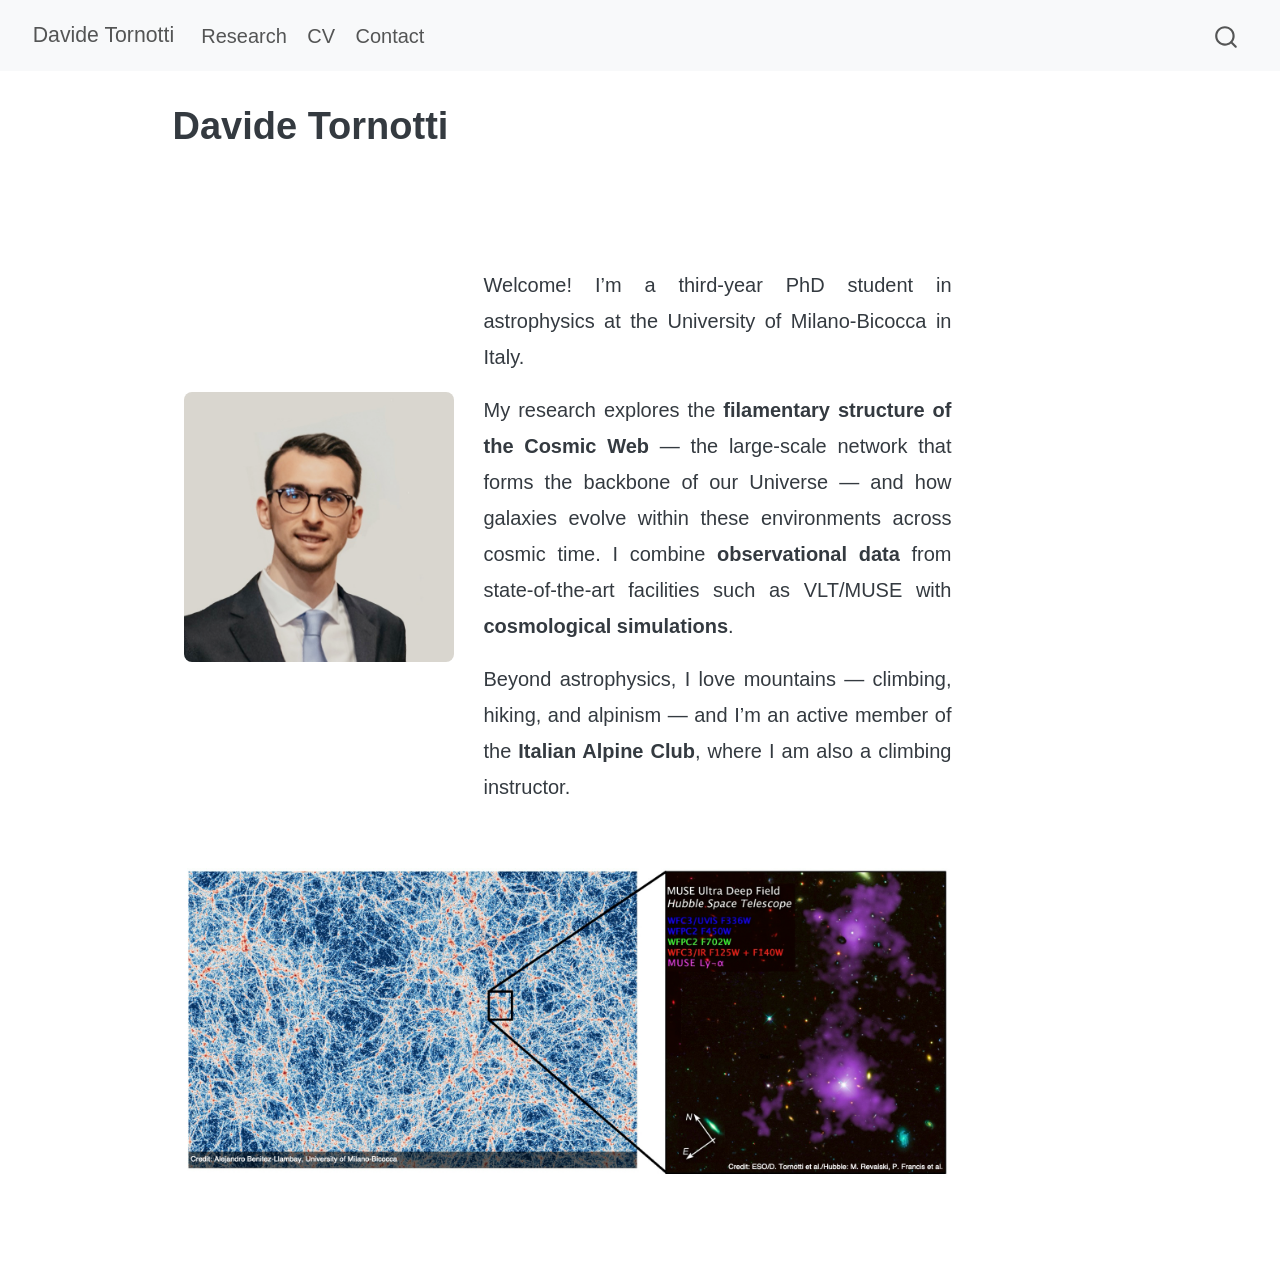
<file: docs/index.html>
<!DOCTYPE html>
<html xmlns="http://www.w3.org/1999/xhtml" lang="en" xml:lang="en"><head>

<meta charset="utf-8">
<meta name="generator" content="quarto-1.8.27">

<meta name="viewport" content="width=device-width, initial-scale=1.0, user-scalable=yes">


<title>Davide Tornotti</title>
<style>
code{white-space: pre-wrap;}
span.smallcaps{font-variant: small-caps;}
div.columns{display: flex; gap: min(4vw, 1.5em);}
div.column{flex: auto; overflow-x: auto;}
div.hanging-indent{margin-left: 1.5em; text-indent: -1.5em;}
ul.task-list{list-style: none;}
ul.task-list li input[type="checkbox"] {
  width: 0.8em;
  margin: 0 0.8em 0.2em -1em; /* quarto-specific, see https://github.com/quarto-dev/quarto-cli/issues/4556 */ 
  vertical-align: middle;
}
</style>


<script src="site_libs/quarto-nav/quarto-nav.js"></script>
<script src="site_libs/quarto-nav/headroom.min.js"></script>
<script src="site_libs/clipboard/clipboard.min.js"></script>
<script src="site_libs/quarto-search/autocomplete.umd.js"></script>
<script src="site_libs/quarto-search/fuse.min.js"></script>
<script src="site_libs/quarto-search/quarto-search.js"></script>
<meta name="quarto:offset" content="./">
<script src="site_libs/quarto-html/quarto.js" type="module"></script>
<script src="site_libs/quarto-html/tabsets/tabsets.js" type="module"></script>
<script src="site_libs/quarto-html/axe/axe-check.js" type="module"></script>
<script src="site_libs/quarto-html/popper.min.js"></script>
<script src="site_libs/quarto-html/tippy.umd.min.js"></script>
<script src="site_libs/quarto-html/anchor.min.js"></script>
<link href="site_libs/quarto-html/tippy.css" rel="stylesheet">
<link href="site_libs/quarto-html/quarto-syntax-highlighting-ed96de9b727972fe78a7b5d16c58bf87.css" rel="stylesheet" id="quarto-text-highlighting-styles">
<script src="site_libs/bootstrap/bootstrap.min.js"></script>
<link href="site_libs/bootstrap/bootstrap-icons.css" rel="stylesheet">
<link href="site_libs/bootstrap/bootstrap-5b4ad623e5705c0698d39aec6f10cf02.min.css" rel="stylesheet" append-hash="true" id="quarto-bootstrap" data-mode="light">
<script id="quarto-search-options" type="application/json">{
  "location": "navbar",
  "copy-button": false,
  "collapse-after": 3,
  "panel-placement": "end",
  "type": "overlay",
  "limit": 50,
  "keyboard-shortcut": [
    "f",
    "/",
    "s"
  ],
  "show-item-context": false,
  "language": {
    "search-no-results-text": "No results",
    "search-matching-documents-text": "matching documents",
    "search-copy-link-title": "Copy link to search",
    "search-hide-matches-text": "Hide additional matches",
    "search-more-match-text": "more match in this document",
    "search-more-matches-text": "more matches in this document",
    "search-clear-button-title": "Clear",
    "search-text-placeholder": "",
    "search-detached-cancel-button-title": "Cancel",
    "search-submit-button-title": "Submit",
    "search-label": "Search"
  }
}</script>


<link rel="stylesheet" href="styles.css">
</head>

<body class="nav-fixed quarto-light">

<div id="quarto-search-results"></div>
  <header id="quarto-header" class="headroom fixed-top">
    <nav class="navbar navbar-expand-lg " data-bs-theme="dark">
      <div class="navbar-container container-fluid">
      <div class="navbar-brand-container mx-auto">
    <a class="navbar-brand" href="./index.html">
    <span class="navbar-title">Davide Tornotti</span>
    </a>
  </div>
            <div id="quarto-search" class="" title="Search"></div>
          <button class="navbar-toggler" type="button" data-bs-toggle="collapse" data-bs-target="#navbarCollapse" aria-controls="navbarCollapse" role="menu" aria-expanded="false" aria-label="Toggle navigation" onclick="if (window.quartoToggleHeadroom) { window.quartoToggleHeadroom(); }">
  <span class="navbar-toggler-icon"></span>
</button>
          <div class="collapse navbar-collapse" id="navbarCollapse">
            <ul class="navbar-nav navbar-nav-scroll me-auto">
  <li class="nav-item">
    <a class="nav-link" href="./research.html"> 
<span class="menu-text">Research</span></a>
  </li>  
  <li class="nav-item">
    <a class="nav-link" href="./cv.html"> 
<span class="menu-text">CV</span></a>
  </li>  
  <li class="nav-item">
    <a class="nav-link" href="./contact.html"> 
<span class="menu-text">Contact</span></a>
  </li>  
</ul>
          </div> <!-- /navcollapse -->
            <div class="quarto-navbar-tools">
</div>
      </div> <!-- /container-fluid -->
    </nav>
</header>
<!-- content -->
<div id="quarto-content" class="quarto-container page-columns page-rows-contents page-layout-article page-navbar">
<!-- sidebar -->
<!-- margin-sidebar -->
    <div id="quarto-margin-sidebar" class="sidebar margin-sidebar zindex-bottom">
        
    </div>
<!-- main -->
<main class="content" id="quarto-document-content">

<header id="title-block-header" class="quarto-title-block default">
<div class="quarto-title">
<h1 class="title">Davide Tornotti</h1>
</div>



<div class="quarto-title-meta">

    
  
    
  </div>
  


</header>


<div class="bio-container">
<p><img src="images/me.jpg" alt="Davide Tornotti"></p>
<div>
<p>Welcome! I’m a third-year PhD student in astrophysics at the University of Milano-Bicocca in Italy.</p>
<p>My research explores the <strong>filamentary structure of the Cosmic Web</strong> — the large-scale network that forms the backbone of our Universe — and how galaxies evolve within these environments across cosmic time. I combine <strong>observational data</strong> from state-of-the-art facilities such as VLT/MUSE with <strong>cosmological simulations</strong>.</p>
Beyond astrophysics, I love mountains — climbing, hiking, and alpinism — and I’m an active member of the <strong>Italian Alpine Club</strong>, where I am also a climbing instructor.
</div>
</div>
<div style="margin-top: 60px; width: 60vw; position: relative; left: 50%; right: 50%; margin-left: -30vw; margin-right: -20vw;">
<p><img src="images/cover.jpg" alt="Cover image" style="width: 100%; height: auto; display: block;"></p>
</div>



</main> <!-- /main -->
<script id="quarto-html-after-body" type="application/javascript">
  window.document.addEventListener("DOMContentLoaded", function (event) {
    const icon = "";
    const anchorJS = new window.AnchorJS();
    anchorJS.options = {
      placement: 'right',
      icon: icon
    };
    anchorJS.add('.anchored');
    const isCodeAnnotation = (el) => {
      for (const clz of el.classList) {
        if (clz.startsWith('code-annotation-')) {                     
          return true;
        }
      }
      return false;
    }
    const onCopySuccess = function(e) {
      // button target
      const button = e.trigger;
      // don't keep focus
      button.blur();
      // flash "checked"
      button.classList.add('code-copy-button-checked');
      var currentTitle = button.getAttribute("title");
      button.setAttribute("title", "Copied!");
      let tooltip;
      if (window.bootstrap) {
        button.setAttribute("data-bs-toggle", "tooltip");
        button.setAttribute("data-bs-placement", "left");
        button.setAttribute("data-bs-title", "Copied!");
        tooltip = new bootstrap.Tooltip(button, 
          { trigger: "manual", 
            customClass: "code-copy-button-tooltip",
            offset: [0, -8]});
        tooltip.show();    
      }
      setTimeout(function() {
        if (tooltip) {
          tooltip.hide();
          button.removeAttribute("data-bs-title");
          button.removeAttribute("data-bs-toggle");
          button.removeAttribute("data-bs-placement");
        }
        button.setAttribute("title", currentTitle);
        button.classList.remove('code-copy-button-checked');
      }, 1000);
      // clear code selection
      e.clearSelection();
    }
    const getTextToCopy = function(trigger) {
      const outerScaffold = trigger.parentElement.cloneNode(true);
      const codeEl = outerScaffold.querySelector('code');
      for (const childEl of codeEl.children) {
        if (isCodeAnnotation(childEl)) {
          childEl.remove();
        }
      }
      return codeEl.innerText;
    }
    const clipboard = new window.ClipboardJS('.code-copy-button:not([data-in-quarto-modal])', {
      text: getTextToCopy
    });
    clipboard.on('success', onCopySuccess);
    if (window.document.getElementById('quarto-embedded-source-code-modal')) {
      const clipboardModal = new window.ClipboardJS('.code-copy-button[data-in-quarto-modal]', {
        text: getTextToCopy,
        container: window.document.getElementById('quarto-embedded-source-code-modal')
      });
      clipboardModal.on('success', onCopySuccess);
    }
      var localhostRegex = new RegExp(/^(?:http|https):\/\/localhost\:?[0-9]*\//);
      var mailtoRegex = new RegExp(/^mailto:/);
        var filterRegex = new RegExp('/' + window.location.host + '/');
      var isInternal = (href) => {
          return filterRegex.test(href) || localhostRegex.test(href) || mailtoRegex.test(href);
      }
      // Inspect non-navigation links and adorn them if external
     var links = window.document.querySelectorAll('a[href]:not(.nav-link):not(.navbar-brand):not(.toc-action):not(.sidebar-link):not(.sidebar-item-toggle):not(.pagination-link):not(.no-external):not([aria-hidden]):not(.dropdown-item):not(.quarto-navigation-tool):not(.about-link)');
      for (var i=0; i<links.length; i++) {
        const link = links[i];
        if (!isInternal(link.href)) {
          // undo the damage that might have been done by quarto-nav.js in the case of
          // links that we want to consider external
          if (link.dataset.originalHref !== undefined) {
            link.href = link.dataset.originalHref;
          }
        }
      }
    function tippyHover(el, contentFn, onTriggerFn, onUntriggerFn) {
      const config = {
        allowHTML: true,
        maxWidth: 500,
        delay: 100,
        arrow: false,
        appendTo: function(el) {
            return el.parentElement;
        },
        interactive: true,
        interactiveBorder: 10,
        theme: 'quarto',
        placement: 'bottom-start',
      };
      if (contentFn) {
        config.content = contentFn;
      }
      if (onTriggerFn) {
        config.onTrigger = onTriggerFn;
      }
      if (onUntriggerFn) {
        config.onUntrigger = onUntriggerFn;
      }
      window.tippy(el, config); 
    }
    const noterefs = window.document.querySelectorAll('a[role="doc-noteref"]');
    for (var i=0; i<noterefs.length; i++) {
      const ref = noterefs[i];
      tippyHover(ref, function() {
        // use id or data attribute instead here
        let href = ref.getAttribute('data-footnote-href') || ref.getAttribute('href');
        try { href = new URL(href).hash; } catch {}
        const id = href.replace(/^#\/?/, "");
        const note = window.document.getElementById(id);
        if (note) {
          return note.innerHTML;
        } else {
          return "";
        }
      });
    }
    const xrefs = window.document.querySelectorAll('a.quarto-xref');
    const processXRef = (id, note) => {
      // Strip column container classes
      const stripColumnClz = (el) => {
        el.classList.remove("page-full", "page-columns");
        if (el.children) {
          for (const child of el.children) {
            stripColumnClz(child);
          }
        }
      }
      stripColumnClz(note)
      if (id === null || id.startsWith('sec-')) {
        // Special case sections, only their first couple elements
        const container = document.createElement("div");
        if (note.children && note.children.length > 2) {
          container.appendChild(note.children[0].cloneNode(true));
          for (let i = 1; i < note.children.length; i++) {
            const child = note.children[i];
            if (child.tagName === "P" && child.innerText === "") {
              continue;
            } else {
              container.appendChild(child.cloneNode(true));
              break;
            }
          }
          if (window.Quarto?.typesetMath) {
            window.Quarto.typesetMath(container);
          }
          return container.innerHTML
        } else {
          if (window.Quarto?.typesetMath) {
            window.Quarto.typesetMath(note);
          }
          return note.innerHTML;
        }
      } else {
        // Remove any anchor links if they are present
        const anchorLink = note.querySelector('a.anchorjs-link');
        if (anchorLink) {
          anchorLink.remove();
        }
        if (window.Quarto?.typesetMath) {
          window.Quarto.typesetMath(note);
        }
        if (note.classList.contains("callout")) {
          return note.outerHTML;
        } else {
          return note.innerHTML;
        }
      }
    }
    for (var i=0; i<xrefs.length; i++) {
      const xref = xrefs[i];
      tippyHover(xref, undefined, function(instance) {
        instance.disable();
        let url = xref.getAttribute('href');
        let hash = undefined; 
        if (url.startsWith('#')) {
          hash = url;
        } else {
          try { hash = new URL(url).hash; } catch {}
        }
        if (hash) {
          const id = hash.replace(/^#\/?/, "");
          const note = window.document.getElementById(id);
          if (note !== null) {
            try {
              const html = processXRef(id, note.cloneNode(true));
              instance.setContent(html);
            } finally {
              instance.enable();
              instance.show();
            }
          } else {
            // See if we can fetch this
            fetch(url.split('#')[0])
            .then(res => res.text())
            .then(html => {
              const parser = new DOMParser();
              const htmlDoc = parser.parseFromString(html, "text/html");
              const note = htmlDoc.getElementById(id);
              if (note !== null) {
                const html = processXRef(id, note);
                instance.setContent(html);
              } 
            }).finally(() => {
              instance.enable();
              instance.show();
            });
          }
        } else {
          // See if we can fetch a full url (with no hash to target)
          // This is a special case and we should probably do some content thinning / targeting
          fetch(url)
          .then(res => res.text())
          .then(html => {
            const parser = new DOMParser();
            const htmlDoc = parser.parseFromString(html, "text/html");
            const note = htmlDoc.querySelector('main.content');
            if (note !== null) {
              // This should only happen for chapter cross references
              // (since there is no id in the URL)
              // remove the first header
              if (note.children.length > 0 && note.children[0].tagName === "HEADER") {
                note.children[0].remove();
              }
              const html = processXRef(null, note);
              instance.setContent(html);
            } 
          }).finally(() => {
            instance.enable();
            instance.show();
          });
        }
      }, function(instance) {
      });
    }
        let selectedAnnoteEl;
        const selectorForAnnotation = ( cell, annotation) => {
          let cellAttr = 'data-code-cell="' + cell + '"';
          let lineAttr = 'data-code-annotation="' +  annotation + '"';
          const selector = 'span[' + cellAttr + '][' + lineAttr + ']';
          return selector;
        }
        const selectCodeLines = (annoteEl) => {
          const doc = window.document;
          const targetCell = annoteEl.getAttribute("data-target-cell");
          const targetAnnotation = annoteEl.getAttribute("data-target-annotation");
          const annoteSpan = window.document.querySelector(selectorForAnnotation(targetCell, targetAnnotation));
          const lines = annoteSpan.getAttribute("data-code-lines").split(",");
          const lineIds = lines.map((line) => {
            return targetCell + "-" + line;
          })
          let top = null;
          let height = null;
          let parent = null;
          if (lineIds.length > 0) {
              //compute the position of the single el (top and bottom and make a div)
              const el = window.document.getElementById(lineIds[0]);
              top = el.offsetTop;
              height = el.offsetHeight;
              parent = el.parentElement.parentElement;
            if (lineIds.length > 1) {
              const lastEl = window.document.getElementById(lineIds[lineIds.length - 1]);
              const bottom = lastEl.offsetTop + lastEl.offsetHeight;
              height = bottom - top;
            }
            if (top !== null && height !== null && parent !== null) {
              // cook up a div (if necessary) and position it 
              let div = window.document.getElementById("code-annotation-line-highlight");
              if (div === null) {
                div = window.document.createElement("div");
                div.setAttribute("id", "code-annotation-line-highlight");
                div.style.position = 'absolute';
                parent.appendChild(div);
              }
              div.style.top = top - 2 + "px";
              div.style.height = height + 4 + "px";
              div.style.left = 0;
              let gutterDiv = window.document.getElementById("code-annotation-line-highlight-gutter");
              if (gutterDiv === null) {
                gutterDiv = window.document.createElement("div");
                gutterDiv.setAttribute("id", "code-annotation-line-highlight-gutter");
                gutterDiv.style.position = 'absolute';
                const codeCell = window.document.getElementById(targetCell);
                const gutter = codeCell.querySelector('.code-annotation-gutter');
                gutter.appendChild(gutterDiv);
              }
              gutterDiv.style.top = top - 2 + "px";
              gutterDiv.style.height = height + 4 + "px";
            }
            selectedAnnoteEl = annoteEl;
          }
        };
        const unselectCodeLines = () => {
          const elementsIds = ["code-annotation-line-highlight", "code-annotation-line-highlight-gutter"];
          elementsIds.forEach((elId) => {
            const div = window.document.getElementById(elId);
            if (div) {
              div.remove();
            }
          });
          selectedAnnoteEl = undefined;
        };
          // Handle positioning of the toggle
      window.addEventListener(
        "resize",
        throttle(() => {
          elRect = undefined;
          if (selectedAnnoteEl) {
            selectCodeLines(selectedAnnoteEl);
          }
        }, 10)
      );
      function throttle(fn, ms) {
      let throttle = false;
      let timer;
        return (...args) => {
          if(!throttle) { // first call gets through
              fn.apply(this, args);
              throttle = true;
          } else { // all the others get throttled
              if(timer) clearTimeout(timer); // cancel #2
              timer = setTimeout(() => {
                fn.apply(this, args);
                timer = throttle = false;
              }, ms);
          }
        };
      }
        // Attach click handler to the DT
        const annoteDls = window.document.querySelectorAll('dt[data-target-cell]');
        for (const annoteDlNode of annoteDls) {
          annoteDlNode.addEventListener('click', (event) => {
            const clickedEl = event.target;
            if (clickedEl !== selectedAnnoteEl) {
              unselectCodeLines();
              const activeEl = window.document.querySelector('dt[data-target-cell].code-annotation-active');
              if (activeEl) {
                activeEl.classList.remove('code-annotation-active');
              }
              selectCodeLines(clickedEl);
              clickedEl.classList.add('code-annotation-active');
            } else {
              // Unselect the line
              unselectCodeLines();
              clickedEl.classList.remove('code-annotation-active');
            }
          });
        }
    const findCites = (el) => {
      const parentEl = el.parentElement;
      if (parentEl) {
        const cites = parentEl.dataset.cites;
        if (cites) {
          return {
            el,
            cites: cites.split(' ')
          };
        } else {
          return findCites(el.parentElement)
        }
      } else {
        return undefined;
      }
    };
    var bibliorefs = window.document.querySelectorAll('a[role="doc-biblioref"]');
    for (var i=0; i<bibliorefs.length; i++) {
      const ref = bibliorefs[i];
      const citeInfo = findCites(ref);
      if (citeInfo) {
        tippyHover(citeInfo.el, function() {
          var popup = window.document.createElement('div');
          citeInfo.cites.forEach(function(cite) {
            var citeDiv = window.document.createElement('div');
            citeDiv.classList.add('hanging-indent');
            citeDiv.classList.add('csl-entry');
            var biblioDiv = window.document.getElementById('ref-' + cite);
            if (biblioDiv) {
              citeDiv.innerHTML = biblioDiv.innerHTML;
            }
            popup.appendChild(citeDiv);
          });
          return popup.innerHTML;
        });
      }
    }
  });
  </script>
</div> <!-- /content -->




</body></html>
</file>
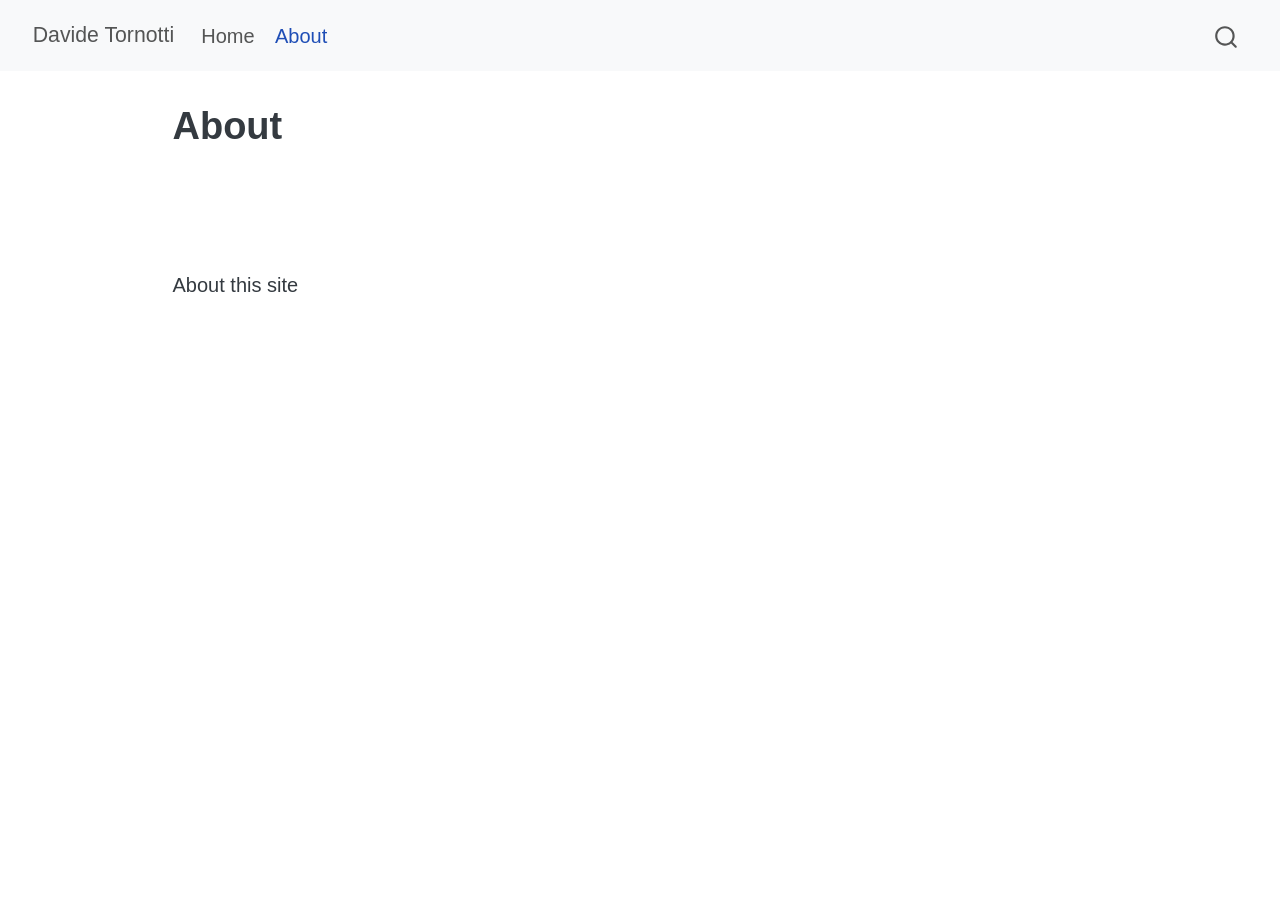
<file: docs/about.html>
<!DOCTYPE html>
<html xmlns="http://www.w3.org/1999/xhtml" lang="en" xml:lang="en"><head>

<meta charset="utf-8">
<meta name="generator" content="quarto-1.8.27">

<meta name="viewport" content="width=device-width, initial-scale=1.0, user-scalable=yes">


<title>About – Davide Tornotti</title>
<style>
code{white-space: pre-wrap;}
span.smallcaps{font-variant: small-caps;}
div.columns{display: flex; gap: min(4vw, 1.5em);}
div.column{flex: auto; overflow-x: auto;}
div.hanging-indent{margin-left: 1.5em; text-indent: -1.5em;}
ul.task-list{list-style: none;}
ul.task-list li input[type="checkbox"] {
  width: 0.8em;
  margin: 0 0.8em 0.2em -1em; /* quarto-specific, see https://github.com/quarto-dev/quarto-cli/issues/4556 */ 
  vertical-align: middle;
}
</style>


<script src="site_libs/quarto-nav/quarto-nav.js"></script>
<script src="site_libs/quarto-nav/headroom.min.js"></script>
<script src="site_libs/clipboard/clipboard.min.js"></script>
<script src="site_libs/quarto-search/autocomplete.umd.js"></script>
<script src="site_libs/quarto-search/fuse.min.js"></script>
<script src="site_libs/quarto-search/quarto-search.js"></script>
<meta name="quarto:offset" content="./">
<script src="site_libs/quarto-html/quarto.js" type="module"></script>
<script src="site_libs/quarto-html/tabsets/tabsets.js" type="module"></script>
<script src="site_libs/quarto-html/axe/axe-check.js" type="module"></script>
<script src="site_libs/quarto-html/popper.min.js"></script>
<script src="site_libs/quarto-html/tippy.umd.min.js"></script>
<script src="site_libs/quarto-html/anchor.min.js"></script>
<link href="site_libs/quarto-html/tippy.css" rel="stylesheet">
<link href="site_libs/quarto-html/quarto-syntax-highlighting-ed96de9b727972fe78a7b5d16c58bf87.css" rel="stylesheet" id="quarto-text-highlighting-styles">
<script src="site_libs/bootstrap/bootstrap.min.js"></script>
<link href="site_libs/bootstrap/bootstrap-icons.css" rel="stylesheet">
<link href="site_libs/bootstrap/bootstrap-5b4ad623e5705c0698d39aec6f10cf02.min.css" rel="stylesheet" append-hash="true" id="quarto-bootstrap" data-mode="light">
<script id="quarto-search-options" type="application/json">{
  "location": "navbar",
  "copy-button": false,
  "collapse-after": 3,
  "panel-placement": "end",
  "type": "overlay",
  "limit": 50,
  "keyboard-shortcut": [
    "f",
    "/",
    "s"
  ],
  "show-item-context": false,
  "language": {
    "search-no-results-text": "No results",
    "search-matching-documents-text": "matching documents",
    "search-copy-link-title": "Copy link to search",
    "search-hide-matches-text": "Hide additional matches",
    "search-more-match-text": "more match in this document",
    "search-more-matches-text": "more matches in this document",
    "search-clear-button-title": "Clear",
    "search-text-placeholder": "",
    "search-detached-cancel-button-title": "Cancel",
    "search-submit-button-title": "Submit",
    "search-label": "Search"
  }
}</script>


<link rel="stylesheet" href="styles.css">
</head>

<body class="nav-fixed quarto-light">

<div id="quarto-search-results"></div>
  <header id="quarto-header" class="headroom fixed-top">
    <nav class="navbar navbar-expand-lg " data-bs-theme="dark">
      <div class="navbar-container container-fluid">
      <div class="navbar-brand-container mx-auto">
    <a class="navbar-brand" href="./index.html">
    <span class="navbar-title">Davide Tornotti</span>
    </a>
  </div>
            <div id="quarto-search" class="" title="Search"></div>
          <button class="navbar-toggler" type="button" data-bs-toggle="collapse" data-bs-target="#navbarCollapse" aria-controls="navbarCollapse" role="menu" aria-expanded="false" aria-label="Toggle navigation" onclick="if (window.quartoToggleHeadroom) { window.quartoToggleHeadroom(); }">
  <span class="navbar-toggler-icon"></span>
</button>
          <div class="collapse navbar-collapse" id="navbarCollapse">
            <ul class="navbar-nav navbar-nav-scroll me-auto">
  <li class="nav-item">
    <a class="nav-link" href="./index.html"> 
<span class="menu-text">Home</span></a>
  </li>  
  <li class="nav-item">
    <a class="nav-link active" href="./about.html" aria-current="page"> 
<span class="menu-text">About</span></a>
  </li>  
</ul>
          </div> <!-- /navcollapse -->
            <div class="quarto-navbar-tools">
</div>
      </div> <!-- /container-fluid -->
    </nav>
</header>
<!-- content -->
<div id="quarto-content" class="quarto-container page-columns page-rows-contents page-layout-article page-navbar">
<!-- sidebar -->
<!-- margin-sidebar -->
    <div id="quarto-margin-sidebar" class="sidebar margin-sidebar zindex-bottom">
        
    </div>
<!-- main -->
<main class="content" id="quarto-document-content">

<header id="title-block-header" class="quarto-title-block default">
<div class="quarto-title">
<h1 class="title">About</h1>
</div>



<div class="quarto-title-meta">

    
  
    
  </div>
  


</header>


<p>About this site</p>



</main> <!-- /main -->
<script id="quarto-html-after-body" type="application/javascript">
  window.document.addEventListener("DOMContentLoaded", function (event) {
    const icon = "";
    const anchorJS = new window.AnchorJS();
    anchorJS.options = {
      placement: 'right',
      icon: icon
    };
    anchorJS.add('.anchored');
    const isCodeAnnotation = (el) => {
      for (const clz of el.classList) {
        if (clz.startsWith('code-annotation-')) {                     
          return true;
        }
      }
      return false;
    }
    const onCopySuccess = function(e) {
      // button target
      const button = e.trigger;
      // don't keep focus
      button.blur();
      // flash "checked"
      button.classList.add('code-copy-button-checked');
      var currentTitle = button.getAttribute("title");
      button.setAttribute("title", "Copied!");
      let tooltip;
      if (window.bootstrap) {
        button.setAttribute("data-bs-toggle", "tooltip");
        button.setAttribute("data-bs-placement", "left");
        button.setAttribute("data-bs-title", "Copied!");
        tooltip = new bootstrap.Tooltip(button, 
          { trigger: "manual", 
            customClass: "code-copy-button-tooltip",
            offset: [0, -8]});
        tooltip.show();    
      }
      setTimeout(function() {
        if (tooltip) {
          tooltip.hide();
          button.removeAttribute("data-bs-title");
          button.removeAttribute("data-bs-toggle");
          button.removeAttribute("data-bs-placement");
        }
        button.setAttribute("title", currentTitle);
        button.classList.remove('code-copy-button-checked');
      }, 1000);
      // clear code selection
      e.clearSelection();
    }
    const getTextToCopy = function(trigger) {
      const outerScaffold = trigger.parentElement.cloneNode(true);
      const codeEl = outerScaffold.querySelector('code');
      for (const childEl of codeEl.children) {
        if (isCodeAnnotation(childEl)) {
          childEl.remove();
        }
      }
      return codeEl.innerText;
    }
    const clipboard = new window.ClipboardJS('.code-copy-button:not([data-in-quarto-modal])', {
      text: getTextToCopy
    });
    clipboard.on('success', onCopySuccess);
    if (window.document.getElementById('quarto-embedded-source-code-modal')) {
      const clipboardModal = new window.ClipboardJS('.code-copy-button[data-in-quarto-modal]', {
        text: getTextToCopy,
        container: window.document.getElementById('quarto-embedded-source-code-modal')
      });
      clipboardModal.on('success', onCopySuccess);
    }
      var localhostRegex = new RegExp(/^(?:http|https):\/\/localhost\:?[0-9]*\//);
      var mailtoRegex = new RegExp(/^mailto:/);
        var filterRegex = new RegExp('/' + window.location.host + '/');
      var isInternal = (href) => {
          return filterRegex.test(href) || localhostRegex.test(href) || mailtoRegex.test(href);
      }
      // Inspect non-navigation links and adorn them if external
     var links = window.document.querySelectorAll('a[href]:not(.nav-link):not(.navbar-brand):not(.toc-action):not(.sidebar-link):not(.sidebar-item-toggle):not(.pagination-link):not(.no-external):not([aria-hidden]):not(.dropdown-item):not(.quarto-navigation-tool):not(.about-link)');
      for (var i=0; i<links.length; i++) {
        const link = links[i];
        if (!isInternal(link.href)) {
          // undo the damage that might have been done by quarto-nav.js in the case of
          // links that we want to consider external
          if (link.dataset.originalHref !== undefined) {
            link.href = link.dataset.originalHref;
          }
        }
      }
    function tippyHover(el, contentFn, onTriggerFn, onUntriggerFn) {
      const config = {
        allowHTML: true,
        maxWidth: 500,
        delay: 100,
        arrow: false,
        appendTo: function(el) {
            return el.parentElement;
        },
        interactive: true,
        interactiveBorder: 10,
        theme: 'quarto',
        placement: 'bottom-start',
      };
      if (contentFn) {
        config.content = contentFn;
      }
      if (onTriggerFn) {
        config.onTrigger = onTriggerFn;
      }
      if (onUntriggerFn) {
        config.onUntrigger = onUntriggerFn;
      }
      window.tippy(el, config); 
    }
    const noterefs = window.document.querySelectorAll('a[role="doc-noteref"]');
    for (var i=0; i<noterefs.length; i++) {
      const ref = noterefs[i];
      tippyHover(ref, function() {
        // use id or data attribute instead here
        let href = ref.getAttribute('data-footnote-href') || ref.getAttribute('href');
        try { href = new URL(href).hash; } catch {}
        const id = href.replace(/^#\/?/, "");
        const note = window.document.getElementById(id);
        if (note) {
          return note.innerHTML;
        } else {
          return "";
        }
      });
    }
    const xrefs = window.document.querySelectorAll('a.quarto-xref');
    const processXRef = (id, note) => {
      // Strip column container classes
      const stripColumnClz = (el) => {
        el.classList.remove("page-full", "page-columns");
        if (el.children) {
          for (const child of el.children) {
            stripColumnClz(child);
          }
        }
      }
      stripColumnClz(note)
      if (id === null || id.startsWith('sec-')) {
        // Special case sections, only their first couple elements
        const container = document.createElement("div");
        if (note.children && note.children.length > 2) {
          container.appendChild(note.children[0].cloneNode(true));
          for (let i = 1; i < note.children.length; i++) {
            const child = note.children[i];
            if (child.tagName === "P" && child.innerText === "") {
              continue;
            } else {
              container.appendChild(child.cloneNode(true));
              break;
            }
          }
          if (window.Quarto?.typesetMath) {
            window.Quarto.typesetMath(container);
          }
          return container.innerHTML
        } else {
          if (window.Quarto?.typesetMath) {
            window.Quarto.typesetMath(note);
          }
          return note.innerHTML;
        }
      } else {
        // Remove any anchor links if they are present
        const anchorLink = note.querySelector('a.anchorjs-link');
        if (anchorLink) {
          anchorLink.remove();
        }
        if (window.Quarto?.typesetMath) {
          window.Quarto.typesetMath(note);
        }
        if (note.classList.contains("callout")) {
          return note.outerHTML;
        } else {
          return note.innerHTML;
        }
      }
    }
    for (var i=0; i<xrefs.length; i++) {
      const xref = xrefs[i];
      tippyHover(xref, undefined, function(instance) {
        instance.disable();
        let url = xref.getAttribute('href');
        let hash = undefined; 
        if (url.startsWith('#')) {
          hash = url;
        } else {
          try { hash = new URL(url).hash; } catch {}
        }
        if (hash) {
          const id = hash.replace(/^#\/?/, "");
          const note = window.document.getElementById(id);
          if (note !== null) {
            try {
              const html = processXRef(id, note.cloneNode(true));
              instance.setContent(html);
            } finally {
              instance.enable();
              instance.show();
            }
          } else {
            // See if we can fetch this
            fetch(url.split('#')[0])
            .then(res => res.text())
            .then(html => {
              const parser = new DOMParser();
              const htmlDoc = parser.parseFromString(html, "text/html");
              const note = htmlDoc.getElementById(id);
              if (note !== null) {
                const html = processXRef(id, note);
                instance.setContent(html);
              } 
            }).finally(() => {
              instance.enable();
              instance.show();
            });
          }
        } else {
          // See if we can fetch a full url (with no hash to target)
          // This is a special case and we should probably do some content thinning / targeting
          fetch(url)
          .then(res => res.text())
          .then(html => {
            const parser = new DOMParser();
            const htmlDoc = parser.parseFromString(html, "text/html");
            const note = htmlDoc.querySelector('main.content');
            if (note !== null) {
              // This should only happen for chapter cross references
              // (since there is no id in the URL)
              // remove the first header
              if (note.children.length > 0 && note.children[0].tagName === "HEADER") {
                note.children[0].remove();
              }
              const html = processXRef(null, note);
              instance.setContent(html);
            } 
          }).finally(() => {
            instance.enable();
            instance.show();
          });
        }
      }, function(instance) {
      });
    }
        let selectedAnnoteEl;
        const selectorForAnnotation = ( cell, annotation) => {
          let cellAttr = 'data-code-cell="' + cell + '"';
          let lineAttr = 'data-code-annotation="' +  annotation + '"';
          const selector = 'span[' + cellAttr + '][' + lineAttr + ']';
          return selector;
        }
        const selectCodeLines = (annoteEl) => {
          const doc = window.document;
          const targetCell = annoteEl.getAttribute("data-target-cell");
          const targetAnnotation = annoteEl.getAttribute("data-target-annotation");
          const annoteSpan = window.document.querySelector(selectorForAnnotation(targetCell, targetAnnotation));
          const lines = annoteSpan.getAttribute("data-code-lines").split(",");
          const lineIds = lines.map((line) => {
            return targetCell + "-" + line;
          })
          let top = null;
          let height = null;
          let parent = null;
          if (lineIds.length > 0) {
              //compute the position of the single el (top and bottom and make a div)
              const el = window.document.getElementById(lineIds[0]);
              top = el.offsetTop;
              height = el.offsetHeight;
              parent = el.parentElement.parentElement;
            if (lineIds.length > 1) {
              const lastEl = window.document.getElementById(lineIds[lineIds.length - 1]);
              const bottom = lastEl.offsetTop + lastEl.offsetHeight;
              height = bottom - top;
            }
            if (top !== null && height !== null && parent !== null) {
              // cook up a div (if necessary) and position it 
              let div = window.document.getElementById("code-annotation-line-highlight");
              if (div === null) {
                div = window.document.createElement("div");
                div.setAttribute("id", "code-annotation-line-highlight");
                div.style.position = 'absolute';
                parent.appendChild(div);
              }
              div.style.top = top - 2 + "px";
              div.style.height = height + 4 + "px";
              div.style.left = 0;
              let gutterDiv = window.document.getElementById("code-annotation-line-highlight-gutter");
              if (gutterDiv === null) {
                gutterDiv = window.document.createElement("div");
                gutterDiv.setAttribute("id", "code-annotation-line-highlight-gutter");
                gutterDiv.style.position = 'absolute';
                const codeCell = window.document.getElementById(targetCell);
                const gutter = codeCell.querySelector('.code-annotation-gutter');
                gutter.appendChild(gutterDiv);
              }
              gutterDiv.style.top = top - 2 + "px";
              gutterDiv.style.height = height + 4 + "px";
            }
            selectedAnnoteEl = annoteEl;
          }
        };
        const unselectCodeLines = () => {
          const elementsIds = ["code-annotation-line-highlight", "code-annotation-line-highlight-gutter"];
          elementsIds.forEach((elId) => {
            const div = window.document.getElementById(elId);
            if (div) {
              div.remove();
            }
          });
          selectedAnnoteEl = undefined;
        };
          // Handle positioning of the toggle
      window.addEventListener(
        "resize",
        throttle(() => {
          elRect = undefined;
          if (selectedAnnoteEl) {
            selectCodeLines(selectedAnnoteEl);
          }
        }, 10)
      );
      function throttle(fn, ms) {
      let throttle = false;
      let timer;
        return (...args) => {
          if(!throttle) { // first call gets through
              fn.apply(this, args);
              throttle = true;
          } else { // all the others get throttled
              if(timer) clearTimeout(timer); // cancel #2
              timer = setTimeout(() => {
                fn.apply(this, args);
                timer = throttle = false;
              }, ms);
          }
        };
      }
        // Attach click handler to the DT
        const annoteDls = window.document.querySelectorAll('dt[data-target-cell]');
        for (const annoteDlNode of annoteDls) {
          annoteDlNode.addEventListener('click', (event) => {
            const clickedEl = event.target;
            if (clickedEl !== selectedAnnoteEl) {
              unselectCodeLines();
              const activeEl = window.document.querySelector('dt[data-target-cell].code-annotation-active');
              if (activeEl) {
                activeEl.classList.remove('code-annotation-active');
              }
              selectCodeLines(clickedEl);
              clickedEl.classList.add('code-annotation-active');
            } else {
              // Unselect the line
              unselectCodeLines();
              clickedEl.classList.remove('code-annotation-active');
            }
          });
        }
    const findCites = (el) => {
      const parentEl = el.parentElement;
      if (parentEl) {
        const cites = parentEl.dataset.cites;
        if (cites) {
          return {
            el,
            cites: cites.split(' ')
          };
        } else {
          return findCites(el.parentElement)
        }
      } else {
        return undefined;
      }
    };
    var bibliorefs = window.document.querySelectorAll('a[role="doc-biblioref"]');
    for (var i=0; i<bibliorefs.length; i++) {
      const ref = bibliorefs[i];
      const citeInfo = findCites(ref);
      if (citeInfo) {
        tippyHover(citeInfo.el, function() {
          var popup = window.document.createElement('div');
          citeInfo.cites.forEach(function(cite) {
            var citeDiv = window.document.createElement('div');
            citeDiv.classList.add('hanging-indent');
            citeDiv.classList.add('csl-entry');
            var biblioDiv = window.document.getElementById('ref-' + cite);
            if (biblioDiv) {
              citeDiv.innerHTML = biblioDiv.innerHTML;
            }
            popup.appendChild(citeDiv);
          });
          return popup.innerHTML;
        });
      }
    }
  });
  </script>
</div> <!-- /content -->




</body></html>
</file>
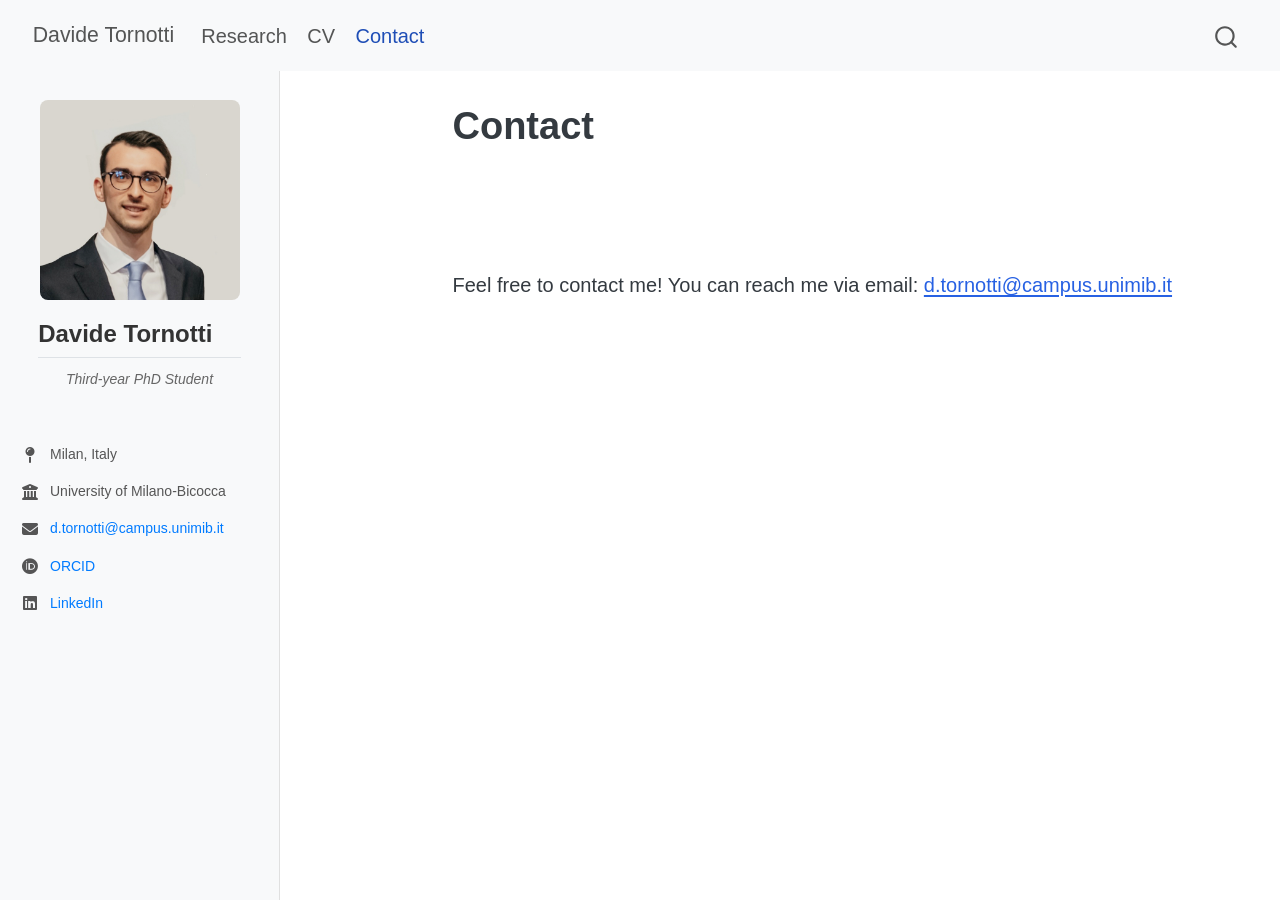
<file: docs/contact.html>
<!DOCTYPE html>
<html xmlns="http://www.w3.org/1999/xhtml" lang="en" xml:lang="en"><head>

<meta charset="utf-8">
<meta name="generator" content="quarto-1.8.27">

<meta name="viewport" content="width=device-width, initial-scale=1.0, user-scalable=yes">


<title>Contact – Davide Tornotti</title>
<style>
code{white-space: pre-wrap;}
span.smallcaps{font-variant: small-caps;}
div.columns{display: flex; gap: min(4vw, 1.5em);}
div.column{flex: auto; overflow-x: auto;}
div.hanging-indent{margin-left: 1.5em; text-indent: -1.5em;}
ul.task-list{list-style: none;}
ul.task-list li input[type="checkbox"] {
  width: 0.8em;
  margin: 0 0.8em 0.2em -1em; /* quarto-specific, see https://github.com/quarto-dev/quarto-cli/issues/4556 */ 
  vertical-align: middle;
}
</style>


<script src="site_libs/quarto-nav/quarto-nav.js"></script>
<script src="site_libs/quarto-nav/headroom.min.js"></script>
<script src="site_libs/clipboard/clipboard.min.js"></script>
<script src="site_libs/quarto-search/autocomplete.umd.js"></script>
<script src="site_libs/quarto-search/fuse.min.js"></script>
<script src="site_libs/quarto-search/quarto-search.js"></script>
<meta name="quarto:offset" content="./">
<script src="site_libs/quarto-html/quarto.js" type="module"></script>
<script src="site_libs/quarto-html/tabsets/tabsets.js" type="module"></script>
<script src="site_libs/quarto-html/axe/axe-check.js" type="module"></script>
<script src="site_libs/quarto-html/popper.min.js"></script>
<script src="site_libs/quarto-html/tippy.umd.min.js"></script>
<script src="site_libs/quarto-html/anchor.min.js"></script>
<link href="site_libs/quarto-html/tippy.css" rel="stylesheet">
<link href="site_libs/quarto-html/quarto-syntax-highlighting-ed96de9b727972fe78a7b5d16c58bf87.css" rel="stylesheet" id="quarto-text-highlighting-styles">
<script src="site_libs/bootstrap/bootstrap.min.js"></script>
<link href="site_libs/bootstrap/bootstrap-icons.css" rel="stylesheet">
<link href="site_libs/bootstrap/bootstrap-5b4ad623e5705c0698d39aec6f10cf02.min.css" rel="stylesheet" append-hash="true" id="quarto-bootstrap" data-mode="light">
<script id="quarto-search-options" type="application/json">{
  "location": "navbar",
  "copy-button": false,
  "collapse-after": 3,
  "panel-placement": "end",
  "type": "overlay",
  "limit": 50,
  "keyboard-shortcut": [
    "f",
    "/",
    "s"
  ],
  "show-item-context": false,
  "language": {
    "search-no-results-text": "No results",
    "search-matching-documents-text": "matching documents",
    "search-copy-link-title": "Copy link to search",
    "search-hide-matches-text": "Hide additional matches",
    "search-more-match-text": "more match in this document",
    "search-more-matches-text": "more matches in this document",
    "search-clear-button-title": "Clear",
    "search-text-placeholder": "",
    "search-detached-cancel-button-title": "Cancel",
    "search-submit-button-title": "Submit",
    "search-label": "Search"
  }
}</script>


<link rel="stylesheet" href="styles.css">
</head>

<body class="nav-fixed quarto-light">

<div id="quarto-search-results"></div>
  <header id="quarto-header" class="headroom fixed-top">
    <nav class="navbar navbar-expand-lg " data-bs-theme="dark">
      <div class="navbar-container container-fluid">
      <div class="navbar-brand-container mx-auto">
    <a class="navbar-brand" href="./index.html">
    <span class="navbar-title">Davide Tornotti</span>
    </a>
  </div>
            <div id="quarto-search" class="" title="Search"></div>
          <button class="navbar-toggler" type="button" data-bs-toggle="collapse" data-bs-target="#navbarCollapse" aria-controls="navbarCollapse" role="menu" aria-expanded="false" aria-label="Toggle navigation" onclick="if (window.quartoToggleHeadroom) { window.quartoToggleHeadroom(); }">
  <span class="navbar-toggler-icon"></span>
</button>
          <div class="collapse navbar-collapse" id="navbarCollapse">
            <ul class="navbar-nav navbar-nav-scroll me-auto">
  <li class="nav-item">
    <a class="nav-link" href="./research.html"> 
<span class="menu-text">Research</span></a>
  </li>  
  <li class="nav-item">
    <a class="nav-link" href="./cv.html"> 
<span class="menu-text">CV</span></a>
  </li>  
  <li class="nav-item">
    <a class="nav-link active" href="./contact.html" aria-current="page"> 
<span class="menu-text">Contact</span></a>
  </li>  
</ul>
          </div> <!-- /navcollapse -->
            <div class="quarto-navbar-tools">
</div>
      </div> <!-- /container-fluid -->
    </nav>
</header>
<!-- content -->
<div id="quarto-content" class="quarto-container page-columns page-rows-contents page-layout-article page-navbar">
<!-- sidebar -->
<!-- margin-sidebar -->
    <div id="quarto-margin-sidebar" class="sidebar margin-sidebar zindex-bottom">
        
    </div>
<!-- main -->
<main class="content page-columns page-full" id="quarto-document-content">

<header id="title-block-header" class="quarto-title-block default">
<div class="quarto-title">
<h1 class="title">Contact</h1>
</div>



<div class="quarto-title-meta">

    
  
    
  </div>
  


</header>


<aside class="left-sidebar">
  <div class="sidebar-content">
    <img src="images/me.jpg" alt="Davide Tornotti" class="sidebar-photo">
    <h2 class="sidebar-name anchored">Davide Tornotti</h2>
    <p class="sidebar-title">Third-year PhD Student</p>
    <div class="sidebar-info">
      <div class="info-item"><i class="fas fa-map-pin" style="font-size: 16px; min-width: 20px;"></i><span>Milan, Italy</span></div>
      <div class="info-item"><i class="fas fa-university" style="font-size: 16px; min-width: 20px;"></i><span>University of Milano-Bicocca</span></div>
      <div class="info-item"><i class="fas fa-envelope" style="font-size: 16px; min-width: 20px;"></i><a href="mailto:d.tornotti@campus.unimib.it">d.tornotti@campus.unimib.it</a></div>
      <div class="info-item"><i class="fab fa-orcid" style="font-size: 16px; min-width: 20px;"></i><a href="https://orcid.org/0009-0001-3388-8742" target="_blank">ORCID</a></div>
      <div class="info-item"><i class="fab fa-linkedin" style="font-size: 16px; min-width: 20px;"></i><a href="https://linkedin.com/in/davide-tornotti-8a20981b9" target="_blank">LinkedIn</a></div>
    </div>
  </div>
</aside>
<p>Feel free to contact me! You can reach me via email: <a href="mailto:d.tornotti@campus.unimib.it">d.tornotti@campus.unimib.it</a></p>



</main> <!-- /main -->
<script id="quarto-html-after-body" type="application/javascript">
  window.document.addEventListener("DOMContentLoaded", function (event) {
    const icon = "";
    const anchorJS = new window.AnchorJS();
    anchorJS.options = {
      placement: 'right',
      icon: icon
    };
    anchorJS.add('.anchored');
    const isCodeAnnotation = (el) => {
      for (const clz of el.classList) {
        if (clz.startsWith('code-annotation-')) {                     
          return true;
        }
      }
      return false;
    }
    const onCopySuccess = function(e) {
      // button target
      const button = e.trigger;
      // don't keep focus
      button.blur();
      // flash "checked"
      button.classList.add('code-copy-button-checked');
      var currentTitle = button.getAttribute("title");
      button.setAttribute("title", "Copied!");
      let tooltip;
      if (window.bootstrap) {
        button.setAttribute("data-bs-toggle", "tooltip");
        button.setAttribute("data-bs-placement", "left");
        button.setAttribute("data-bs-title", "Copied!");
        tooltip = new bootstrap.Tooltip(button, 
          { trigger: "manual", 
            customClass: "code-copy-button-tooltip",
            offset: [0, -8]});
        tooltip.show();    
      }
      setTimeout(function() {
        if (tooltip) {
          tooltip.hide();
          button.removeAttribute("data-bs-title");
          button.removeAttribute("data-bs-toggle");
          button.removeAttribute("data-bs-placement");
        }
        button.setAttribute("title", currentTitle);
        button.classList.remove('code-copy-button-checked');
      }, 1000);
      // clear code selection
      e.clearSelection();
    }
    const getTextToCopy = function(trigger) {
      const outerScaffold = trigger.parentElement.cloneNode(true);
      const codeEl = outerScaffold.querySelector('code');
      for (const childEl of codeEl.children) {
        if (isCodeAnnotation(childEl)) {
          childEl.remove();
        }
      }
      return codeEl.innerText;
    }
    const clipboard = new window.ClipboardJS('.code-copy-button:not([data-in-quarto-modal])', {
      text: getTextToCopy
    });
    clipboard.on('success', onCopySuccess);
    if (window.document.getElementById('quarto-embedded-source-code-modal')) {
      const clipboardModal = new window.ClipboardJS('.code-copy-button[data-in-quarto-modal]', {
        text: getTextToCopy,
        container: window.document.getElementById('quarto-embedded-source-code-modal')
      });
      clipboardModal.on('success', onCopySuccess);
    }
      var localhostRegex = new RegExp(/^(?:http|https):\/\/localhost\:?[0-9]*\//);
      var mailtoRegex = new RegExp(/^mailto:/);
        var filterRegex = new RegExp('/' + window.location.host + '/');
      var isInternal = (href) => {
          return filterRegex.test(href) || localhostRegex.test(href) || mailtoRegex.test(href);
      }
      // Inspect non-navigation links and adorn them if external
     var links = window.document.querySelectorAll('a[href]:not(.nav-link):not(.navbar-brand):not(.toc-action):not(.sidebar-link):not(.sidebar-item-toggle):not(.pagination-link):not(.no-external):not([aria-hidden]):not(.dropdown-item):not(.quarto-navigation-tool):not(.about-link)');
      for (var i=0; i<links.length; i++) {
        const link = links[i];
        if (!isInternal(link.href)) {
          // undo the damage that might have been done by quarto-nav.js in the case of
          // links that we want to consider external
          if (link.dataset.originalHref !== undefined) {
            link.href = link.dataset.originalHref;
          }
        }
      }
    function tippyHover(el, contentFn, onTriggerFn, onUntriggerFn) {
      const config = {
        allowHTML: true,
        maxWidth: 500,
        delay: 100,
        arrow: false,
        appendTo: function(el) {
            return el.parentElement;
        },
        interactive: true,
        interactiveBorder: 10,
        theme: 'quarto',
        placement: 'bottom-start',
      };
      if (contentFn) {
        config.content = contentFn;
      }
      if (onTriggerFn) {
        config.onTrigger = onTriggerFn;
      }
      if (onUntriggerFn) {
        config.onUntrigger = onUntriggerFn;
      }
      window.tippy(el, config); 
    }
    const noterefs = window.document.querySelectorAll('a[role="doc-noteref"]');
    for (var i=0; i<noterefs.length; i++) {
      const ref = noterefs[i];
      tippyHover(ref, function() {
        // use id or data attribute instead here
        let href = ref.getAttribute('data-footnote-href') || ref.getAttribute('href');
        try { href = new URL(href).hash; } catch {}
        const id = href.replace(/^#\/?/, "");
        const note = window.document.getElementById(id);
        if (note) {
          return note.innerHTML;
        } else {
          return "";
        }
      });
    }
    const xrefs = window.document.querySelectorAll('a.quarto-xref');
    const processXRef = (id, note) => {
      // Strip column container classes
      const stripColumnClz = (el) => {
        el.classList.remove("page-full", "page-columns");
        if (el.children) {
          for (const child of el.children) {
            stripColumnClz(child);
          }
        }
      }
      stripColumnClz(note)
      if (id === null || id.startsWith('sec-')) {
        // Special case sections, only their first couple elements
        const container = document.createElement("div");
        if (note.children && note.children.length > 2) {
          container.appendChild(note.children[0].cloneNode(true));
          for (let i = 1; i < note.children.length; i++) {
            const child = note.children[i];
            if (child.tagName === "P" && child.innerText === "") {
              continue;
            } else {
              container.appendChild(child.cloneNode(true));
              break;
            }
          }
          if (window.Quarto?.typesetMath) {
            window.Quarto.typesetMath(container);
          }
          return container.innerHTML
        } else {
          if (window.Quarto?.typesetMath) {
            window.Quarto.typesetMath(note);
          }
          return note.innerHTML;
        }
      } else {
        // Remove any anchor links if they are present
        const anchorLink = note.querySelector('a.anchorjs-link');
        if (anchorLink) {
          anchorLink.remove();
        }
        if (window.Quarto?.typesetMath) {
          window.Quarto.typesetMath(note);
        }
        if (note.classList.contains("callout")) {
          return note.outerHTML;
        } else {
          return note.innerHTML;
        }
      }
    }
    for (var i=0; i<xrefs.length; i++) {
      const xref = xrefs[i];
      tippyHover(xref, undefined, function(instance) {
        instance.disable();
        let url = xref.getAttribute('href');
        let hash = undefined; 
        if (url.startsWith('#')) {
          hash = url;
        } else {
          try { hash = new URL(url).hash; } catch {}
        }
        if (hash) {
          const id = hash.replace(/^#\/?/, "");
          const note = window.document.getElementById(id);
          if (note !== null) {
            try {
              const html = processXRef(id, note.cloneNode(true));
              instance.setContent(html);
            } finally {
              instance.enable();
              instance.show();
            }
          } else {
            // See if we can fetch this
            fetch(url.split('#')[0])
            .then(res => res.text())
            .then(html => {
              const parser = new DOMParser();
              const htmlDoc = parser.parseFromString(html, "text/html");
              const note = htmlDoc.getElementById(id);
              if (note !== null) {
                const html = processXRef(id, note);
                instance.setContent(html);
              } 
            }).finally(() => {
              instance.enable();
              instance.show();
            });
          }
        } else {
          // See if we can fetch a full url (with no hash to target)
          // This is a special case and we should probably do some content thinning / targeting
          fetch(url)
          .then(res => res.text())
          .then(html => {
            const parser = new DOMParser();
            const htmlDoc = parser.parseFromString(html, "text/html");
            const note = htmlDoc.querySelector('main.content');
            if (note !== null) {
              // This should only happen for chapter cross references
              // (since there is no id in the URL)
              // remove the first header
              if (note.children.length > 0 && note.children[0].tagName === "HEADER") {
                note.children[0].remove();
              }
              const html = processXRef(null, note);
              instance.setContent(html);
            } 
          }).finally(() => {
            instance.enable();
            instance.show();
          });
        }
      }, function(instance) {
      });
    }
        let selectedAnnoteEl;
        const selectorForAnnotation = ( cell, annotation) => {
          let cellAttr = 'data-code-cell="' + cell + '"';
          let lineAttr = 'data-code-annotation="' +  annotation + '"';
          const selector = 'span[' + cellAttr + '][' + lineAttr + ']';
          return selector;
        }
        const selectCodeLines = (annoteEl) => {
          const doc = window.document;
          const targetCell = annoteEl.getAttribute("data-target-cell");
          const targetAnnotation = annoteEl.getAttribute("data-target-annotation");
          const annoteSpan = window.document.querySelector(selectorForAnnotation(targetCell, targetAnnotation));
          const lines = annoteSpan.getAttribute("data-code-lines").split(",");
          const lineIds = lines.map((line) => {
            return targetCell + "-" + line;
          })
          let top = null;
          let height = null;
          let parent = null;
          if (lineIds.length > 0) {
              //compute the position of the single el (top and bottom and make a div)
              const el = window.document.getElementById(lineIds[0]);
              top = el.offsetTop;
              height = el.offsetHeight;
              parent = el.parentElement.parentElement;
            if (lineIds.length > 1) {
              const lastEl = window.document.getElementById(lineIds[lineIds.length - 1]);
              const bottom = lastEl.offsetTop + lastEl.offsetHeight;
              height = bottom - top;
            }
            if (top !== null && height !== null && parent !== null) {
              // cook up a div (if necessary) and position it 
              let div = window.document.getElementById("code-annotation-line-highlight");
              if (div === null) {
                div = window.document.createElement("div");
                div.setAttribute("id", "code-annotation-line-highlight");
                div.style.position = 'absolute';
                parent.appendChild(div);
              }
              div.style.top = top - 2 + "px";
              div.style.height = height + 4 + "px";
              div.style.left = 0;
              let gutterDiv = window.document.getElementById("code-annotation-line-highlight-gutter");
              if (gutterDiv === null) {
                gutterDiv = window.document.createElement("div");
                gutterDiv.setAttribute("id", "code-annotation-line-highlight-gutter");
                gutterDiv.style.position = 'absolute';
                const codeCell = window.document.getElementById(targetCell);
                const gutter = codeCell.querySelector('.code-annotation-gutter');
                gutter.appendChild(gutterDiv);
              }
              gutterDiv.style.top = top - 2 + "px";
              gutterDiv.style.height = height + 4 + "px";
            }
            selectedAnnoteEl = annoteEl;
          }
        };
        const unselectCodeLines = () => {
          const elementsIds = ["code-annotation-line-highlight", "code-annotation-line-highlight-gutter"];
          elementsIds.forEach((elId) => {
            const div = window.document.getElementById(elId);
            if (div) {
              div.remove();
            }
          });
          selectedAnnoteEl = undefined;
        };
          // Handle positioning of the toggle
      window.addEventListener(
        "resize",
        throttle(() => {
          elRect = undefined;
          if (selectedAnnoteEl) {
            selectCodeLines(selectedAnnoteEl);
          }
        }, 10)
      );
      function throttle(fn, ms) {
      let throttle = false;
      let timer;
        return (...args) => {
          if(!throttle) { // first call gets through
              fn.apply(this, args);
              throttle = true;
          } else { // all the others get throttled
              if(timer) clearTimeout(timer); // cancel #2
              timer = setTimeout(() => {
                fn.apply(this, args);
                timer = throttle = false;
              }, ms);
          }
        };
      }
        // Attach click handler to the DT
        const annoteDls = window.document.querySelectorAll('dt[data-target-cell]');
        for (const annoteDlNode of annoteDls) {
          annoteDlNode.addEventListener('click', (event) => {
            const clickedEl = event.target;
            if (clickedEl !== selectedAnnoteEl) {
              unselectCodeLines();
              const activeEl = window.document.querySelector('dt[data-target-cell].code-annotation-active');
              if (activeEl) {
                activeEl.classList.remove('code-annotation-active');
              }
              selectCodeLines(clickedEl);
              clickedEl.classList.add('code-annotation-active');
            } else {
              // Unselect the line
              unselectCodeLines();
              clickedEl.classList.remove('code-annotation-active');
            }
          });
        }
    const findCites = (el) => {
      const parentEl = el.parentElement;
      if (parentEl) {
        const cites = parentEl.dataset.cites;
        if (cites) {
          return {
            el,
            cites: cites.split(' ')
          };
        } else {
          return findCites(el.parentElement)
        }
      } else {
        return undefined;
      }
    };
    var bibliorefs = window.document.querySelectorAll('a[role="doc-biblioref"]');
    for (var i=0; i<bibliorefs.length; i++) {
      const ref = bibliorefs[i];
      const citeInfo = findCites(ref);
      if (citeInfo) {
        tippyHover(citeInfo.el, function() {
          var popup = window.document.createElement('div');
          citeInfo.cites.forEach(function(cite) {
            var citeDiv = window.document.createElement('div');
            citeDiv.classList.add('hanging-indent');
            citeDiv.classList.add('csl-entry');
            var biblioDiv = window.document.getElementById('ref-' + cite);
            if (biblioDiv) {
              citeDiv.innerHTML = biblioDiv.innerHTML;
            }
            popup.appendChild(citeDiv);
          });
          return popup.innerHTML;
        });
      }
    }
  });
  </script>
</div> <!-- /content -->




</body></html>
</file>
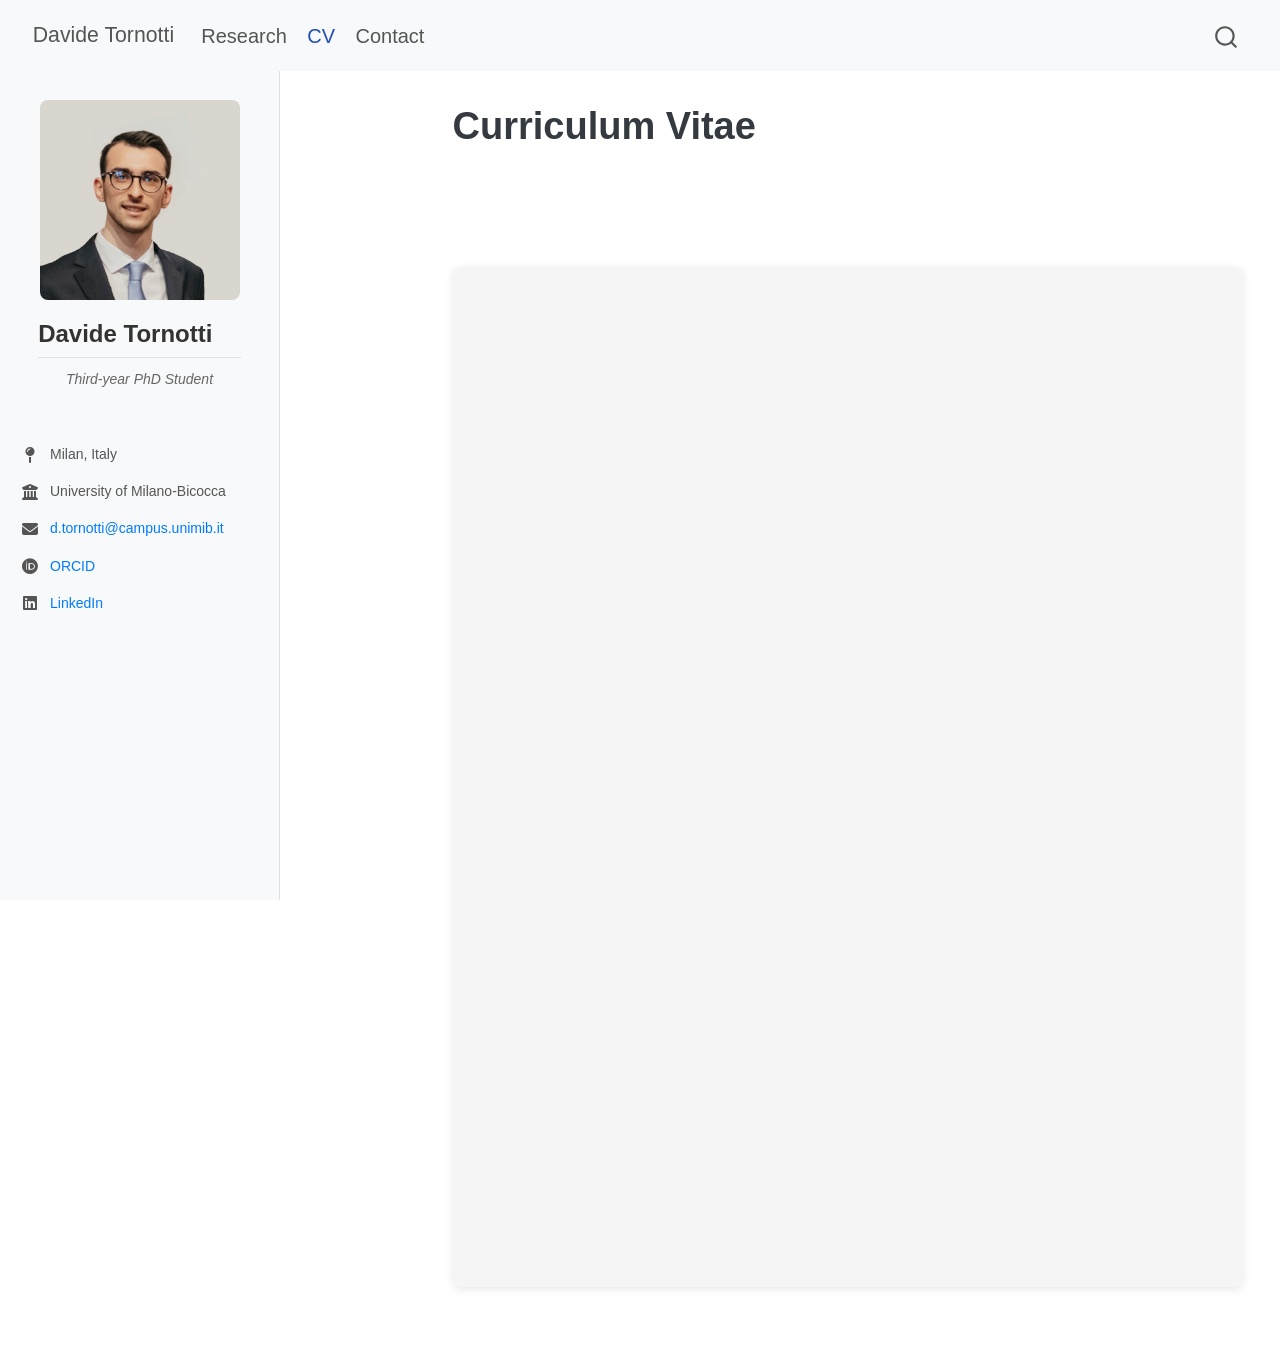
<file: docs/cv.html>
<!DOCTYPE html>
<html xmlns="http://www.w3.org/1999/xhtml" lang="en" xml:lang="en"><head>

<meta charset="utf-8">
<meta name="generator" content="quarto-1.8.27">

<meta name="viewport" content="width=device-width, initial-scale=1.0, user-scalable=yes">


<title>Curriculum Vitae – Davide Tornotti</title>
<style>
code{white-space: pre-wrap;}
span.smallcaps{font-variant: small-caps;}
div.columns{display: flex; gap: min(4vw, 1.5em);}
div.column{flex: auto; overflow-x: auto;}
div.hanging-indent{margin-left: 1.5em; text-indent: -1.5em;}
ul.task-list{list-style: none;}
ul.task-list li input[type="checkbox"] {
  width: 0.8em;
  margin: 0 0.8em 0.2em -1em; /* quarto-specific, see https://github.com/quarto-dev/quarto-cli/issues/4556 */ 
  vertical-align: middle;
}
</style>


<script src="site_libs/quarto-nav/quarto-nav.js"></script>
<script src="site_libs/quarto-nav/headroom.min.js"></script>
<script src="site_libs/clipboard/clipboard.min.js"></script>
<script src="site_libs/quarto-search/autocomplete.umd.js"></script>
<script src="site_libs/quarto-search/fuse.min.js"></script>
<script src="site_libs/quarto-search/quarto-search.js"></script>
<meta name="quarto:offset" content="./">
<script src="site_libs/quarto-html/quarto.js" type="module"></script>
<script src="site_libs/quarto-html/tabsets/tabsets.js" type="module"></script>
<script src="site_libs/quarto-html/axe/axe-check.js" type="module"></script>
<script src="site_libs/quarto-html/popper.min.js"></script>
<script src="site_libs/quarto-html/tippy.umd.min.js"></script>
<script src="site_libs/quarto-html/anchor.min.js"></script>
<link href="site_libs/quarto-html/tippy.css" rel="stylesheet">
<link href="site_libs/quarto-html/quarto-syntax-highlighting-ed96de9b727972fe78a7b5d16c58bf87.css" rel="stylesheet" id="quarto-text-highlighting-styles">
<script src="site_libs/bootstrap/bootstrap.min.js"></script>
<link href="site_libs/bootstrap/bootstrap-icons.css" rel="stylesheet">
<link href="site_libs/bootstrap/bootstrap-5b4ad623e5705c0698d39aec6f10cf02.min.css" rel="stylesheet" append-hash="true" id="quarto-bootstrap" data-mode="light">
<script id="quarto-search-options" type="application/json">{
  "location": "navbar",
  "copy-button": false,
  "collapse-after": 3,
  "panel-placement": "end",
  "type": "overlay",
  "limit": 50,
  "keyboard-shortcut": [
    "f",
    "/",
    "s"
  ],
  "show-item-context": false,
  "language": {
    "search-no-results-text": "No results",
    "search-matching-documents-text": "matching documents",
    "search-copy-link-title": "Copy link to search",
    "search-hide-matches-text": "Hide additional matches",
    "search-more-match-text": "more match in this document",
    "search-more-matches-text": "more matches in this document",
    "search-clear-button-title": "Clear",
    "search-text-placeholder": "",
    "search-detached-cancel-button-title": "Cancel",
    "search-submit-button-title": "Submit",
    "search-label": "Search"
  }
}</script>


<link rel="stylesheet" href="styles.css">
</head>

<body class="nav-fixed quarto-light">

<div id="quarto-search-results"></div>
  <header id="quarto-header" class="headroom fixed-top">
    <nav class="navbar navbar-expand-lg " data-bs-theme="dark">
      <div class="navbar-container container-fluid">
      <div class="navbar-brand-container mx-auto">
    <a class="navbar-brand" href="./index.html">
    <span class="navbar-title">Davide Tornotti</span>
    </a>
  </div>
            <div id="quarto-search" class="" title="Search"></div>
          <button class="navbar-toggler" type="button" data-bs-toggle="collapse" data-bs-target="#navbarCollapse" aria-controls="navbarCollapse" role="menu" aria-expanded="false" aria-label="Toggle navigation" onclick="if (window.quartoToggleHeadroom) { window.quartoToggleHeadroom(); }">
  <span class="navbar-toggler-icon"></span>
</button>
          <div class="collapse navbar-collapse" id="navbarCollapse">
            <ul class="navbar-nav navbar-nav-scroll me-auto">
  <li class="nav-item">
    <a class="nav-link" href="./research.html"> 
<span class="menu-text">Research</span></a>
  </li>  
  <li class="nav-item">
    <a class="nav-link active" href="./cv.html" aria-current="page"> 
<span class="menu-text">CV</span></a>
  </li>  
  <li class="nav-item">
    <a class="nav-link" href="./contact.html"> 
<span class="menu-text">Contact</span></a>
  </li>  
</ul>
          </div> <!-- /navcollapse -->
            <div class="quarto-navbar-tools">
</div>
      </div> <!-- /container-fluid -->
    </nav>
</header>
<!-- content -->
<div id="quarto-content" class="quarto-container page-columns page-rows-contents page-layout-article page-navbar">
<!-- sidebar -->
<!-- margin-sidebar -->
    <div id="quarto-margin-sidebar" class="sidebar margin-sidebar zindex-bottom">
        
    </div>
<!-- main -->
<main class="content page-columns page-full" id="quarto-document-content">

<header id="title-block-header" class="quarto-title-block default">
<div class="quarto-title">
<h1 class="title">Curriculum Vitae</h1>
</div>



<div class="quarto-title-meta">

    
  
    
  </div>
  


</header>


<aside class="left-sidebar">
  <div class="sidebar-content">
    <img src="images/me.jpg" alt="Davide Tornotti" class="sidebar-photo">
    <h2 class="sidebar-name anchored">Davide Tornotti</h2>
    <p class="sidebar-title">Third-year PhD Student</p>
    <div class="sidebar-info">
      <div class="info-item"><i class="fas fa-map-pin" style="font-size: 16px; min-width: 20px;"></i><span>Milan, Italy</span></div>
      <div class="info-item"><i class="fas fa-university" style="font-size: 16px; min-width: 20px;"></i><span>University of Milano-Bicocca</span></div>
      <div class="info-item"><i class="fas fa-envelope" style="font-size: 16px; min-width: 20px;"></i><a href="mailto:d.tornotti@campus.unimib.it">d.tornotti@campus.unimib.it</a></div>
      <div class="info-item"><i class="fab fa-orcid" style="font-size: 16px; min-width: 20px;"></i><a href="https://orcid.org/0009-0001-3388-8742" target="_blank">ORCID</a></div>
      <div class="info-item"><i class="fab fa-linkedin" style="font-size: 16px; min-width: 20px;"></i><a href="https://linkedin.com/in/davide-tornotti-8a20981b9" target="_blank">LinkedIn</a></div>
    </div>
  </div>
</aside>
<div style="display: flex; justify-content: center; align-items: center; background-color: #f5f5f5; border-radius: 8px; overflow: hidden; box-shadow: 0 2px 8px rgba(0,0,0,0.1);">
  <iframe src="cv/CV_Davide_Tornotti.pdf" width="100%" height="1000px" style="border: none; display: block;">
  </iframe>
</div>



</main> <!-- /main -->
<script id="quarto-html-after-body" type="application/javascript">
  window.document.addEventListener("DOMContentLoaded", function (event) {
    const icon = "";
    const anchorJS = new window.AnchorJS();
    anchorJS.options = {
      placement: 'right',
      icon: icon
    };
    anchorJS.add('.anchored');
    const isCodeAnnotation = (el) => {
      for (const clz of el.classList) {
        if (clz.startsWith('code-annotation-')) {                     
          return true;
        }
      }
      return false;
    }
    const onCopySuccess = function(e) {
      // button target
      const button = e.trigger;
      // don't keep focus
      button.blur();
      // flash "checked"
      button.classList.add('code-copy-button-checked');
      var currentTitle = button.getAttribute("title");
      button.setAttribute("title", "Copied!");
      let tooltip;
      if (window.bootstrap) {
        button.setAttribute("data-bs-toggle", "tooltip");
        button.setAttribute("data-bs-placement", "left");
        button.setAttribute("data-bs-title", "Copied!");
        tooltip = new bootstrap.Tooltip(button, 
          { trigger: "manual", 
            customClass: "code-copy-button-tooltip",
            offset: [0, -8]});
        tooltip.show();    
      }
      setTimeout(function() {
        if (tooltip) {
          tooltip.hide();
          button.removeAttribute("data-bs-title");
          button.removeAttribute("data-bs-toggle");
          button.removeAttribute("data-bs-placement");
        }
        button.setAttribute("title", currentTitle);
        button.classList.remove('code-copy-button-checked');
      }, 1000);
      // clear code selection
      e.clearSelection();
    }
    const getTextToCopy = function(trigger) {
      const outerScaffold = trigger.parentElement.cloneNode(true);
      const codeEl = outerScaffold.querySelector('code');
      for (const childEl of codeEl.children) {
        if (isCodeAnnotation(childEl)) {
          childEl.remove();
        }
      }
      return codeEl.innerText;
    }
    const clipboard = new window.ClipboardJS('.code-copy-button:not([data-in-quarto-modal])', {
      text: getTextToCopy
    });
    clipboard.on('success', onCopySuccess);
    if (window.document.getElementById('quarto-embedded-source-code-modal')) {
      const clipboardModal = new window.ClipboardJS('.code-copy-button[data-in-quarto-modal]', {
        text: getTextToCopy,
        container: window.document.getElementById('quarto-embedded-source-code-modal')
      });
      clipboardModal.on('success', onCopySuccess);
    }
      var localhostRegex = new RegExp(/^(?:http|https):\/\/localhost\:?[0-9]*\//);
      var mailtoRegex = new RegExp(/^mailto:/);
        var filterRegex = new RegExp('/' + window.location.host + '/');
      var isInternal = (href) => {
          return filterRegex.test(href) || localhostRegex.test(href) || mailtoRegex.test(href);
      }
      // Inspect non-navigation links and adorn them if external
     var links = window.document.querySelectorAll('a[href]:not(.nav-link):not(.navbar-brand):not(.toc-action):not(.sidebar-link):not(.sidebar-item-toggle):not(.pagination-link):not(.no-external):not([aria-hidden]):not(.dropdown-item):not(.quarto-navigation-tool):not(.about-link)');
      for (var i=0; i<links.length; i++) {
        const link = links[i];
        if (!isInternal(link.href)) {
          // undo the damage that might have been done by quarto-nav.js in the case of
          // links that we want to consider external
          if (link.dataset.originalHref !== undefined) {
            link.href = link.dataset.originalHref;
          }
        }
      }
    function tippyHover(el, contentFn, onTriggerFn, onUntriggerFn) {
      const config = {
        allowHTML: true,
        maxWidth: 500,
        delay: 100,
        arrow: false,
        appendTo: function(el) {
            return el.parentElement;
        },
        interactive: true,
        interactiveBorder: 10,
        theme: 'quarto',
        placement: 'bottom-start',
      };
      if (contentFn) {
        config.content = contentFn;
      }
      if (onTriggerFn) {
        config.onTrigger = onTriggerFn;
      }
      if (onUntriggerFn) {
        config.onUntrigger = onUntriggerFn;
      }
      window.tippy(el, config); 
    }
    const noterefs = window.document.querySelectorAll('a[role="doc-noteref"]');
    for (var i=0; i<noterefs.length; i++) {
      const ref = noterefs[i];
      tippyHover(ref, function() {
        // use id or data attribute instead here
        let href = ref.getAttribute('data-footnote-href') || ref.getAttribute('href');
        try { href = new URL(href).hash; } catch {}
        const id = href.replace(/^#\/?/, "");
        const note = window.document.getElementById(id);
        if (note) {
          return note.innerHTML;
        } else {
          return "";
        }
      });
    }
    const xrefs = window.document.querySelectorAll('a.quarto-xref');
    const processXRef = (id, note) => {
      // Strip column container classes
      const stripColumnClz = (el) => {
        el.classList.remove("page-full", "page-columns");
        if (el.children) {
          for (const child of el.children) {
            stripColumnClz(child);
          }
        }
      }
      stripColumnClz(note)
      if (id === null || id.startsWith('sec-')) {
        // Special case sections, only their first couple elements
        const container = document.createElement("div");
        if (note.children && note.children.length > 2) {
          container.appendChild(note.children[0].cloneNode(true));
          for (let i = 1; i < note.children.length; i++) {
            const child = note.children[i];
            if (child.tagName === "P" && child.innerText === "") {
              continue;
            } else {
              container.appendChild(child.cloneNode(true));
              break;
            }
          }
          if (window.Quarto?.typesetMath) {
            window.Quarto.typesetMath(container);
          }
          return container.innerHTML
        } else {
          if (window.Quarto?.typesetMath) {
            window.Quarto.typesetMath(note);
          }
          return note.innerHTML;
        }
      } else {
        // Remove any anchor links if they are present
        const anchorLink = note.querySelector('a.anchorjs-link');
        if (anchorLink) {
          anchorLink.remove();
        }
        if (window.Quarto?.typesetMath) {
          window.Quarto.typesetMath(note);
        }
        if (note.classList.contains("callout")) {
          return note.outerHTML;
        } else {
          return note.innerHTML;
        }
      }
    }
    for (var i=0; i<xrefs.length; i++) {
      const xref = xrefs[i];
      tippyHover(xref, undefined, function(instance) {
        instance.disable();
        let url = xref.getAttribute('href');
        let hash = undefined; 
        if (url.startsWith('#')) {
          hash = url;
        } else {
          try { hash = new URL(url).hash; } catch {}
        }
        if (hash) {
          const id = hash.replace(/^#\/?/, "");
          const note = window.document.getElementById(id);
          if (note !== null) {
            try {
              const html = processXRef(id, note.cloneNode(true));
              instance.setContent(html);
            } finally {
              instance.enable();
              instance.show();
            }
          } else {
            // See if we can fetch this
            fetch(url.split('#')[0])
            .then(res => res.text())
            .then(html => {
              const parser = new DOMParser();
              const htmlDoc = parser.parseFromString(html, "text/html");
              const note = htmlDoc.getElementById(id);
              if (note !== null) {
                const html = processXRef(id, note);
                instance.setContent(html);
              } 
            }).finally(() => {
              instance.enable();
              instance.show();
            });
          }
        } else {
          // See if we can fetch a full url (with no hash to target)
          // This is a special case and we should probably do some content thinning / targeting
          fetch(url)
          .then(res => res.text())
          .then(html => {
            const parser = new DOMParser();
            const htmlDoc = parser.parseFromString(html, "text/html");
            const note = htmlDoc.querySelector('main.content');
            if (note !== null) {
              // This should only happen for chapter cross references
              // (since there is no id in the URL)
              // remove the first header
              if (note.children.length > 0 && note.children[0].tagName === "HEADER") {
                note.children[0].remove();
              }
              const html = processXRef(null, note);
              instance.setContent(html);
            } 
          }).finally(() => {
            instance.enable();
            instance.show();
          });
        }
      }, function(instance) {
      });
    }
        let selectedAnnoteEl;
        const selectorForAnnotation = ( cell, annotation) => {
          let cellAttr = 'data-code-cell="' + cell + '"';
          let lineAttr = 'data-code-annotation="' +  annotation + '"';
          const selector = 'span[' + cellAttr + '][' + lineAttr + ']';
          return selector;
        }
        const selectCodeLines = (annoteEl) => {
          const doc = window.document;
          const targetCell = annoteEl.getAttribute("data-target-cell");
          const targetAnnotation = annoteEl.getAttribute("data-target-annotation");
          const annoteSpan = window.document.querySelector(selectorForAnnotation(targetCell, targetAnnotation));
          const lines = annoteSpan.getAttribute("data-code-lines").split(",");
          const lineIds = lines.map((line) => {
            return targetCell + "-" + line;
          })
          let top = null;
          let height = null;
          let parent = null;
          if (lineIds.length > 0) {
              //compute the position of the single el (top and bottom and make a div)
              const el = window.document.getElementById(lineIds[0]);
              top = el.offsetTop;
              height = el.offsetHeight;
              parent = el.parentElement.parentElement;
            if (lineIds.length > 1) {
              const lastEl = window.document.getElementById(lineIds[lineIds.length - 1]);
              const bottom = lastEl.offsetTop + lastEl.offsetHeight;
              height = bottom - top;
            }
            if (top !== null && height !== null && parent !== null) {
              // cook up a div (if necessary) and position it 
              let div = window.document.getElementById("code-annotation-line-highlight");
              if (div === null) {
                div = window.document.createElement("div");
                div.setAttribute("id", "code-annotation-line-highlight");
                div.style.position = 'absolute';
                parent.appendChild(div);
              }
              div.style.top = top - 2 + "px";
              div.style.height = height + 4 + "px";
              div.style.left = 0;
              let gutterDiv = window.document.getElementById("code-annotation-line-highlight-gutter");
              if (gutterDiv === null) {
                gutterDiv = window.document.createElement("div");
                gutterDiv.setAttribute("id", "code-annotation-line-highlight-gutter");
                gutterDiv.style.position = 'absolute';
                const codeCell = window.document.getElementById(targetCell);
                const gutter = codeCell.querySelector('.code-annotation-gutter');
                gutter.appendChild(gutterDiv);
              }
              gutterDiv.style.top = top - 2 + "px";
              gutterDiv.style.height = height + 4 + "px";
            }
            selectedAnnoteEl = annoteEl;
          }
        };
        const unselectCodeLines = () => {
          const elementsIds = ["code-annotation-line-highlight", "code-annotation-line-highlight-gutter"];
          elementsIds.forEach((elId) => {
            const div = window.document.getElementById(elId);
            if (div) {
              div.remove();
            }
          });
          selectedAnnoteEl = undefined;
        };
          // Handle positioning of the toggle
      window.addEventListener(
        "resize",
        throttle(() => {
          elRect = undefined;
          if (selectedAnnoteEl) {
            selectCodeLines(selectedAnnoteEl);
          }
        }, 10)
      );
      function throttle(fn, ms) {
      let throttle = false;
      let timer;
        return (...args) => {
          if(!throttle) { // first call gets through
              fn.apply(this, args);
              throttle = true;
          } else { // all the others get throttled
              if(timer) clearTimeout(timer); // cancel #2
              timer = setTimeout(() => {
                fn.apply(this, args);
                timer = throttle = false;
              }, ms);
          }
        };
      }
        // Attach click handler to the DT
        const annoteDls = window.document.querySelectorAll('dt[data-target-cell]');
        for (const annoteDlNode of annoteDls) {
          annoteDlNode.addEventListener('click', (event) => {
            const clickedEl = event.target;
            if (clickedEl !== selectedAnnoteEl) {
              unselectCodeLines();
              const activeEl = window.document.querySelector('dt[data-target-cell].code-annotation-active');
              if (activeEl) {
                activeEl.classList.remove('code-annotation-active');
              }
              selectCodeLines(clickedEl);
              clickedEl.classList.add('code-annotation-active');
            } else {
              // Unselect the line
              unselectCodeLines();
              clickedEl.classList.remove('code-annotation-active');
            }
          });
        }
    const findCites = (el) => {
      const parentEl = el.parentElement;
      if (parentEl) {
        const cites = parentEl.dataset.cites;
        if (cites) {
          return {
            el,
            cites: cites.split(' ')
          };
        } else {
          return findCites(el.parentElement)
        }
      } else {
        return undefined;
      }
    };
    var bibliorefs = window.document.querySelectorAll('a[role="doc-biblioref"]');
    for (var i=0; i<bibliorefs.length; i++) {
      const ref = bibliorefs[i];
      const citeInfo = findCites(ref);
      if (citeInfo) {
        tippyHover(citeInfo.el, function() {
          var popup = window.document.createElement('div');
          citeInfo.cites.forEach(function(cite) {
            var citeDiv = window.document.createElement('div');
            citeDiv.classList.add('hanging-indent');
            citeDiv.classList.add('csl-entry');
            var biblioDiv = window.document.getElementById('ref-' + cite);
            if (biblioDiv) {
              citeDiv.innerHTML = biblioDiv.innerHTML;
            }
            popup.appendChild(citeDiv);
          });
          return popup.innerHTML;
        });
      }
    }
  });
  </script>
</div> <!-- /content -->




</body></html>
</file>
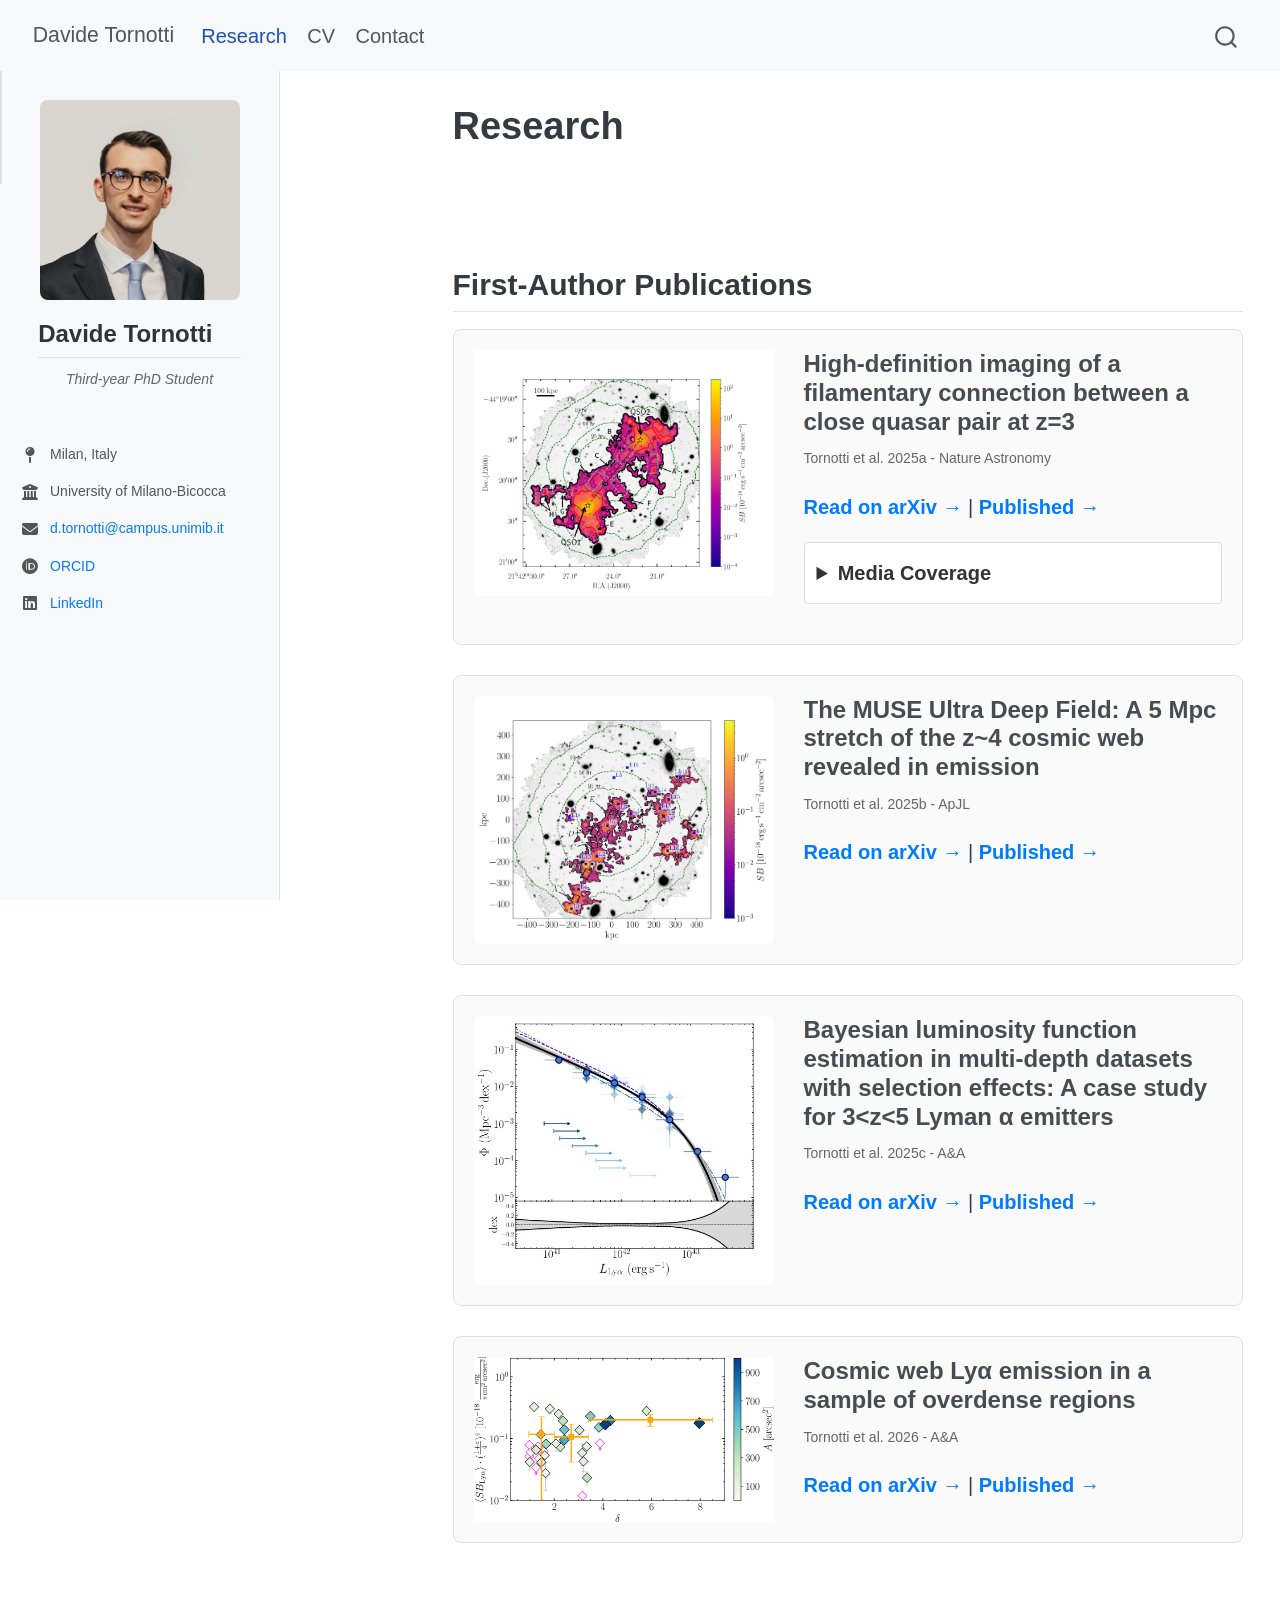
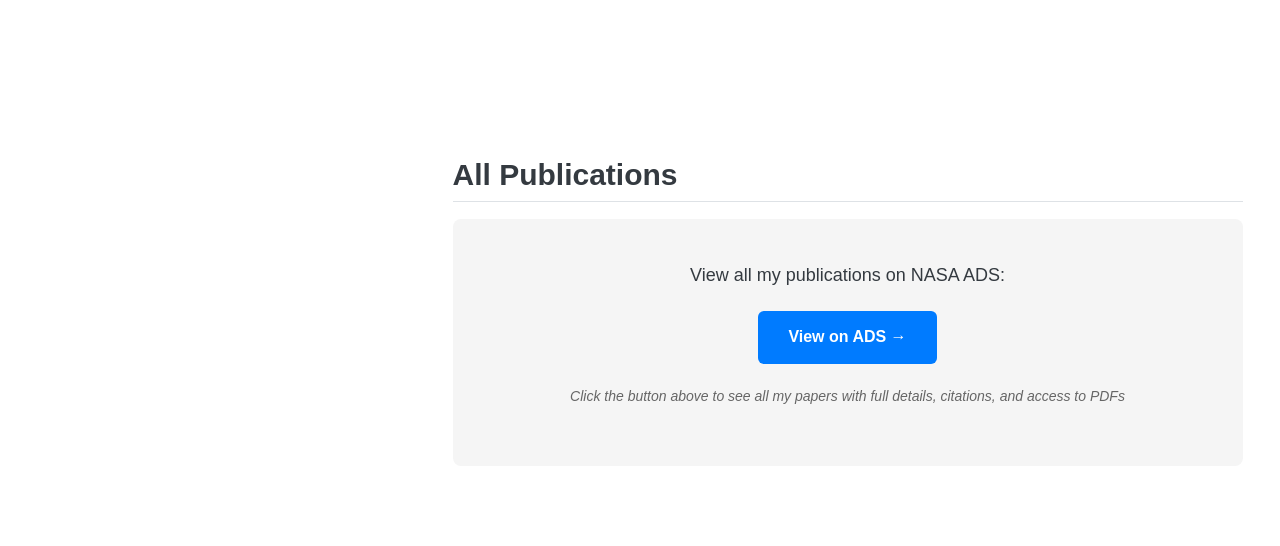
<file: docs/research.html>
<!DOCTYPE html>
<html xmlns="http://www.w3.org/1999/xhtml" lang="en" xml:lang="en"><head>

<meta charset="utf-8">
<meta name="generator" content="quarto-1.8.27">

<meta name="viewport" content="width=device-width, initial-scale=1.0, user-scalable=yes">


<title>Research – Davide Tornotti</title>
<style>
code{white-space: pre-wrap;}
span.smallcaps{font-variant: small-caps;}
div.columns{display: flex; gap: min(4vw, 1.5em);}
div.column{flex: auto; overflow-x: auto;}
div.hanging-indent{margin-left: 1.5em; text-indent: -1.5em;}
ul.task-list{list-style: none;}
ul.task-list li input[type="checkbox"] {
  width: 0.8em;
  margin: 0 0.8em 0.2em -1em; /* quarto-specific, see https://github.com/quarto-dev/quarto-cli/issues/4556 */ 
  vertical-align: middle;
}
</style>


<script src="site_libs/quarto-nav/quarto-nav.js"></script>
<script src="site_libs/quarto-nav/headroom.min.js"></script>
<script src="site_libs/clipboard/clipboard.min.js"></script>
<script src="site_libs/quarto-search/autocomplete.umd.js"></script>
<script src="site_libs/quarto-search/fuse.min.js"></script>
<script src="site_libs/quarto-search/quarto-search.js"></script>
<meta name="quarto:offset" content="./">
<script src="site_libs/quarto-html/quarto.js" type="module"></script>
<script src="site_libs/quarto-html/tabsets/tabsets.js" type="module"></script>
<script src="site_libs/quarto-html/axe/axe-check.js" type="module"></script>
<script src="site_libs/quarto-html/popper.min.js"></script>
<script src="site_libs/quarto-html/tippy.umd.min.js"></script>
<script src="site_libs/quarto-html/anchor.min.js"></script>
<link href="site_libs/quarto-html/tippy.css" rel="stylesheet">
<link href="site_libs/quarto-html/quarto-syntax-highlighting-ed96de9b727972fe78a7b5d16c58bf87.css" rel="stylesheet" id="quarto-text-highlighting-styles">
<script src="site_libs/bootstrap/bootstrap.min.js"></script>
<link href="site_libs/bootstrap/bootstrap-icons.css" rel="stylesheet">
<link href="site_libs/bootstrap/bootstrap-5b4ad623e5705c0698d39aec6f10cf02.min.css" rel="stylesheet" append-hash="true" id="quarto-bootstrap" data-mode="light">
<script id="quarto-search-options" type="application/json">{
  "location": "navbar",
  "copy-button": false,
  "collapse-after": 3,
  "panel-placement": "end",
  "type": "overlay",
  "limit": 50,
  "keyboard-shortcut": [
    "f",
    "/",
    "s"
  ],
  "show-item-context": false,
  "language": {
    "search-no-results-text": "No results",
    "search-matching-documents-text": "matching documents",
    "search-copy-link-title": "Copy link to search",
    "search-hide-matches-text": "Hide additional matches",
    "search-more-match-text": "more match in this document",
    "search-more-matches-text": "more matches in this document",
    "search-clear-button-title": "Clear",
    "search-text-placeholder": "",
    "search-detached-cancel-button-title": "Cancel",
    "search-submit-button-title": "Submit",
    "search-label": "Search"
  }
}</script>


<link rel="stylesheet" href="styles.css">
</head>

<body class="nav-fixed quarto-light">

<div id="quarto-search-results"></div>
  <header id="quarto-header" class="headroom fixed-top">
    <nav class="navbar navbar-expand-lg " data-bs-theme="dark">
      <div class="navbar-container container-fluid">
      <div class="navbar-brand-container mx-auto">
    <a class="navbar-brand" href="./index.html">
    <span class="navbar-title">Davide Tornotti</span>
    </a>
  </div>
            <div id="quarto-search" class="" title="Search"></div>
          <button class="navbar-toggler" type="button" data-bs-toggle="collapse" data-bs-target="#navbarCollapse" aria-controls="navbarCollapse" role="menu" aria-expanded="false" aria-label="Toggle navigation" onclick="if (window.quartoToggleHeadroom) { window.quartoToggleHeadroom(); }">
  <span class="navbar-toggler-icon"></span>
</button>
          <div class="collapse navbar-collapse" id="navbarCollapse">
            <ul class="navbar-nav navbar-nav-scroll me-auto">
  <li class="nav-item">
    <a class="nav-link active" href="./research.html" aria-current="page"> 
<span class="menu-text">Research</span></a>
  </li>  
  <li class="nav-item">
    <a class="nav-link" href="./cv.html"> 
<span class="menu-text">CV</span></a>
  </li>  
  <li class="nav-item">
    <a class="nav-link" href="./contact.html"> 
<span class="menu-text">Contact</span></a>
  </li>  
</ul>
          </div> <!-- /navcollapse -->
            <div class="quarto-navbar-tools">
</div>
      </div> <!-- /container-fluid -->
    </nav>
</header>
<!-- content -->
<div id="quarto-content" class="quarto-container page-columns page-rows-contents page-layout-article page-navbar">
<!-- sidebar -->
<!-- margin-sidebar -->
    <div id="quarto-margin-sidebar" class="sidebar margin-sidebar">
        <nav id="TOC" role="doc-toc" class="toc-active">
    <h2 id="toc-title">On this page</h2>
   
  <ul>
  <li><a href="#first-author-publications" id="toc-first-author-publications" class="nav-link active" data-scroll-target="#first-author-publications">First-Author Publications</a></li>
  <li><a href="#all-publications" id="toc-all-publications" class="nav-link" data-scroll-target="#all-publications">All Publications</a></li>
  </ul>
</nav>
    </div>
<!-- main -->
<main class="content page-columns page-full" id="quarto-document-content">

<header id="title-block-header" class="quarto-title-block default">
<div class="quarto-title">
<h1 class="title">Research</h1>
</div>



<div class="quarto-title-meta">

    
  
    
  </div>
  


</header>


<aside class="left-sidebar">
  <div class="sidebar-content">
    <img src="images/me.jpg" alt="Davide Tornotti" class="sidebar-photo">
    <h2 class="sidebar-name anchored">Davide Tornotti</h2>
    <p class="sidebar-title">Third-year PhD Student</p>
    <div class="sidebar-info">
      <div class="info-item"><i class="fas fa-map-pin" style="font-size: 16px; min-width: 20px;"></i><span>Milan, Italy</span></div>
      <div class="info-item"><i class="fas fa-university" style="font-size: 16px; min-width: 20px;"></i><span>University of Milano-Bicocca</span></div>
      <div class="info-item"><i class="fas fa-envelope" style="font-size: 16px; min-width: 20px;"></i><a href="mailto:d.tornotti@campus.unimib.it">d.tornotti@campus.unimib.it</a></div>
      <div class="info-item"><i class="fab fa-orcid" style="font-size: 16px; min-width: 20px;"></i><a href="https://orcid.org/0009-0001-3388-8742" target="_blank">ORCID</a></div>
      <div class="info-item"><i class="fab fa-linkedin" style="font-size: 16px; min-width: 20px;"></i><a href="https://linkedin.com/in/davide-tornotti-8a20981b9" target="_blank">LinkedIn</a></div>
    </div>
  </div>
</aside>
<section id="first-author-publications" class="level2">
<h2 class="anchored" data-anchor-id="first-author-publications">First-Author Publications</h2>
<div id="papers-list" style="display: grid; gap: 30px; margin-bottom: 60px;">
  <!-- Paper 1 -->
  <div style="display: grid; grid-template-columns: 300px 1fr; gap: 30px; align-items: start; padding: 20px; border: 1px solid #e0e0e0; border-radius: 8px; background-color: #fafafa;">
    <img src="images/highlight-paper1.jpg" alt="Paper 1 highlight" style="width: 100%; border-radius: 6px;">
    <div>
      <h3 style="margin-top: 0;" class="anchored">High-definition imaging of a filamentary connection between a close quasar pair at z=3</h3>
      <p style="color: #666; font-size: 14px; margin: 10px 0;">Tornotti et al. 2025a - Nature Astronomy</p>
      <p></p>
      <p>
        <a href="https://arxiv.org/abs/2406.17035" style="color: #007bff; text-decoration: none; font-weight: bold;">Read on arXiv →</a> | 
        <a href="https://www.nature.com/articles/s41550-024-02463-w" style="color: #007bff; text-decoration: none; font-weight: bold;">Published →</a>
      </p>
      
      <!-- Media Coverage -->
      <details style="margin-top: 15px; padding: 12px; background-color: white; border: 1px solid #ddd; border-radius: 4px; cursor: pointer;">
        <summary style="font-weight: bold; color: #333;"> Media Coverage</summary>
        <div style="margin-top: 12px; padding-top: 12px; border-top: 1px solid #eee;">
          <div style="margin-bottom: 15px;">
            <p style="font-weight: bold; color: #333; margin-bottom: 8px;">English</p>
            <ul style="list-style: none; padding: 0; margin: 0;">
              <li style="margin-bottom: 6px;"><a href="https://www.nature.com/natastron/volumes/9/issues/4" style="color: #007bff; text-decoration: none;">Cover of Nature Astronomy  </a> 
              </li><li style="margin-bottom: 6px;"><a href="https://www.eso.org/public/images/potw2504a/" style="color: #007bff; text-decoration: none;">European Southern Observatory</a> 
              </li><li style="margin-bottom: 6px;"><a href="https://www.mpa-garching.mpg.de/1109034/news20250129" style="color: #007bff; text-decoration: none;">Max Planck Institute for Astrophysics</a> 
            </li></ul>
            
          </div>
          <div>
            <p style="font-weight: bold; color: #333; margin-bottom: 8px;">Italian</p>
            <ul style="list-style: none; padding: 0; margin: 0;">
              <li style="margin-bottom: 6px;"><a href="https://www.unimib.it/news/ragnatela-cosmica-della-materia-oscura-che-forma-luniverso-fotografata-ricercatori-milano-bicocca" style="color: #007bff; text-decoration: none;">Università Milano-Bicocca </a> 
              </li><li style="margin-bottom: 6px;"><a href="https://www.media.inaf.it/2025/01/30/ragnatela-cosmica-muse/" style="color: #007bff; text-decoration: none;">Inaf </a> 
              </li><li style="margin-bottom: 6px;"><a href="https://www.lescienze.it/comunicati-stampa/2025/01/30/news/foto_ragnatela_cosmica_materia_oscura-18303503/" style="color: #007bff; text-decoration: none;">Le Scienze </a> 
              </li><li style="margin-bottom: 6px;"><a href="https://www.wired.it/article/materia-oscura-filamento-cosmico-galassie-foto-bicocca-inaf/" style="color: #007bff; text-decoration: none;">Wired </a> 
            </li></ul>
          </div>
        </div>
      </details>
    </div>
  </div>


<div id="papers-list" style="display: grid; gap: 30px; margin-bottom: 60px;">
  <!-- Paper 2 -->
  <div style="display: grid; grid-template-columns: 300px 1fr; gap: 30px; align-items: start; padding: 20px; border: 1px solid #e0e0e0; border-radius: 8px; background-color: #fafafa;">
    <img src="images/highlight-paper2.jpg" alt="Paper 2 highlight" style="width: 100%; border-radius: 6px;">
    <div>
      <h3 style="margin-top: 0;" class="anchored">The MUSE Ultra Deep Field: A 5 Mpc stretch of the z~4 cosmic web revealed in emission</h3>
      <p style="color: #666; font-size: 14px; margin: 10px 0;">Tornotti et al. 2025b - ApJL</p>
      <p></p>
      <p>
        <a href="https://arxiv.org/abs/2412.06895" style="color: #007bff; text-decoration: none; font-weight: bold;">Read on arXiv →</a> | 
        <a href="https://iopscience.iop.org/article/10.3847/2041-8213/adb0ba" style="color: #007bff; text-decoration: none; font-weight: bold;"> Published →</a>
      </p>
    </div>
  </div>


<div id="papers-list" style="display: grid; gap: 30px; margin-bottom: 60px;">
  <!-- Paper 3 -->
  <div style="display: grid; grid-template-columns: 300px 1fr; gap: 30px; align-items: start; padding: 20px; border: 1px solid #e0e0e0; border-radius: 8px; background-color: #fafafa;">
    <img src="images/highlight-paper3.jpg" alt="Paper 3 highlight" style="width: 100%; border-radius: 6px;">
    <div>
      <h3 style="margin-top: 0;" class="anchored">Bayesian luminosity function estimation in multi-depth datasets with selection effects: A case study for 3&lt;z&lt;5 Lyman α emitters</h3>
      <p style="color: #666; font-size: 14px; margin: 10px 0;">Tornotti et al. 2025c - A&amp;A</p>
      <p></p>
      <p>
        <a href="https://arxiv.org/abs/2506.10083" style="color: #007bff; text-decoration: none; font-weight: bold;">Read on arXiv →</a> | 
        <a href="https://www.aanda.org/articles/aa/full_html/2025/12/aa55898-25/aa55898-25.html" style="color: #007bff; text-decoration: none; font-weight: bold;"> Published →</a>
      </p>
    </div>
  </div>

  <!-- Paper 4 -->
  <div style="display: grid; grid-template-columns: 300px 1fr; gap: 30px; align-items: start; padding: 20px; border: 1px solid #e0e0e0; border-radius: 8px; background-color: #fafafa;">
    <img src="images/highlight-paper4.jpg" alt="Paper 4 highlight" style="width: 100%; border-radius: 6px;">
    <div>
      <h3 style="margin-top: 0;" class="anchored">Cosmic web Lyα emission in a sample of overdense regions</h3>
      <p style="color: #666; font-size: 14px; margin: 10px 0;">Tornotti et al. 2026 - A&amp;A</p>
      <p></p>
      <p>
        <a href="https://arxiv.org/abs/2609.20938" style="color: #007bff; text-decoration: none; font-weight: bold;">Read on arXiv →</a> |
        <a href="https://www.aanda.org/articles/aa/full_html/2026/11/aa61083-26/aa61083-26.html" style="color: #007bff; text-decoration: none; font-weight: bold;"> Published →</a>
      </p>
    </div>
  </div>

</div>
</div></div></section>
<section id="all-publications" class="level2">
<h2 class="anchored" data-anchor-id="all-publications">All Publications</h2>
<div style="text-align: center; padding: 40px; background-color: #f5f5f5; border-radius: 8px;">
  <p style="font-size: 18px; margin-bottom: 20px;">View all my publications on NASA ADS:</p>
  <a href="https://ui.adsabs.harvard.edu/search/q=author%3A%22Tornotti%2C%20Davide%22&amp;sort=date%20desc" target="_blank" style="display: inline-block; padding: 12px 30px; background-color: #007bff; color: white; text-decoration: none; border-radius: 6px; font-weight: bold; font-size: 16px;">
    View on ADS →
  </a>
  <p style="margin-top: 20px; color: #666; font-size: 14px;">
    <em>Click the button above to see all my papers with full details, citations, and access to PDFs</em>
  </p>
</div>


</section>

</main> <!-- /main -->
<script id="quarto-html-after-body" type="application/javascript">
  window.document.addEventListener("DOMContentLoaded", function (event) {
    const icon = "";
    const anchorJS = new window.AnchorJS();
    anchorJS.options = {
      placement: 'right',
      icon: icon
    };
    anchorJS.add('.anchored');
    const isCodeAnnotation = (el) => {
      for (const clz of el.classList) {
        if (clz.startsWith('code-annotation-')) {                     
          return true;
        }
      }
      return false;
    }
    const onCopySuccess = function(e) {
      // button target
      const button = e.trigger;
      // don't keep focus
      button.blur();
      // flash "checked"
      button.classList.add('code-copy-button-checked');
      var currentTitle = button.getAttribute("title");
      button.setAttribute("title", "Copied!");
      let tooltip;
      if (window.bootstrap) {
        button.setAttribute("data-bs-toggle", "tooltip");
        button.setAttribute("data-bs-placement", "left");
        button.setAttribute("data-bs-title", "Copied!");
        tooltip = new bootstrap.Tooltip(button, 
          { trigger: "manual", 
            customClass: "code-copy-button-tooltip",
            offset: [0, -8]});
        tooltip.show();    
      }
      setTimeout(function() {
        if (tooltip) {
          tooltip.hide();
          button.removeAttribute("data-bs-title");
          button.removeAttribute("data-bs-toggle");
          button.removeAttribute("data-bs-placement");
        }
        button.setAttribute("title", currentTitle);
        button.classList.remove('code-copy-button-checked');
      }, 1000);
      // clear code selection
      e.clearSelection();
    }
    const getTextToCopy = function(trigger) {
      const outerScaffold = trigger.parentElement.cloneNode(true);
      const codeEl = outerScaffold.querySelector('code');
      for (const childEl of codeEl.children) {
        if (isCodeAnnotation(childEl)) {
          childEl.remove();
        }
      }
      return codeEl.innerText;
    }
    const clipboard = new window.ClipboardJS('.code-copy-button:not([data-in-quarto-modal])', {
      text: getTextToCopy
    });
    clipboard.on('success', onCopySuccess);
    if (window.document.getElementById('quarto-embedded-source-code-modal')) {
      const clipboardModal = new window.ClipboardJS('.code-copy-button[data-in-quarto-modal]', {
        text: getTextToCopy,
        container: window.document.getElementById('quarto-embedded-source-code-modal')
      });
      clipboardModal.on('success', onCopySuccess);
    }
      var localhostRegex = new RegExp(/^(?:http|https):\/\/localhost\:?[0-9]*\//);
      var mailtoRegex = new RegExp(/^mailto:/);
        var filterRegex = new RegExp('/' + window.location.host + '/');
      var isInternal = (href) => {
          return filterRegex.test(href) || localhostRegex.test(href) || mailtoRegex.test(href);
      }
      // Inspect non-navigation links and adorn them if external
     var links = window.document.querySelectorAll('a[href]:not(.nav-link):not(.navbar-brand):not(.toc-action):not(.sidebar-link):not(.sidebar-item-toggle):not(.pagination-link):not(.no-external):not([aria-hidden]):not(.dropdown-item):not(.quarto-navigation-tool):not(.about-link)');
      for (var i=0; i<links.length; i++) {
        const link = links[i];
        if (!isInternal(link.href)) {
          // undo the damage that might have been done by quarto-nav.js in the case of
          // links that we want to consider external
          if (link.dataset.originalHref !== undefined) {
            link.href = link.dataset.originalHref;
          }
        }
      }
    function tippyHover(el, contentFn, onTriggerFn, onUntriggerFn) {
      const config = {
        allowHTML: true,
        maxWidth: 500,
        delay: 100,
        arrow: false,
        appendTo: function(el) {
            return el.parentElement;
        },
        interactive: true,
        interactiveBorder: 10,
        theme: 'quarto',
        placement: 'bottom-start',
      };
      if (contentFn) {
        config.content = contentFn;
      }
      if (onTriggerFn) {
        config.onTrigger = onTriggerFn;
      }
      if (onUntriggerFn) {
        config.onUntrigger = onUntriggerFn;
      }
      window.tippy(el, config); 
    }
    const noterefs = window.document.querySelectorAll('a[role="doc-noteref"]');
    for (var i=0; i<noterefs.length; i++) {
      const ref = noterefs[i];
      tippyHover(ref, function() {
        // use id or data attribute instead here
        let href = ref.getAttribute('data-footnote-href') || ref.getAttribute('href');
        try { href = new URL(href).hash; } catch {}
        const id = href.replace(/^#\/?/, "");
        const note = window.document.getElementById(id);
        if (note) {
          return note.innerHTML;
        } else {
          return "";
        }
      });
    }
    const xrefs = window.document.querySelectorAll('a.quarto-xref');
    const processXRef = (id, note) => {
      // Strip column container classes
      const stripColumnClz = (el) => {
        el.classList.remove("page-full", "page-columns");
        if (el.children) {
          for (const child of el.children) {
            stripColumnClz(child);
          }
        }
      }
      stripColumnClz(note)
      if (id === null || id.startsWith('sec-')) {
        // Special case sections, only their first couple elements
        const container = document.createElement("div");
        if (note.children && note.children.length > 2) {
          container.appendChild(note.children[0].cloneNode(true));
          for (let i = 1; i < note.children.length; i++) {
            const child = note.children[i];
            if (child.tagName === "P" && child.innerText === "") {
              continue;
            } else {
              container.appendChild(child.cloneNode(true));
              break;
            }
          }
          if (window.Quarto?.typesetMath) {
            window.Quarto.typesetMath(container);
          }
          return container.innerHTML
        } else {
          if (window.Quarto?.typesetMath) {
            window.Quarto.typesetMath(note);
          }
          return note.innerHTML;
        }
      } else {
        // Remove any anchor links if they are present
        const anchorLink = note.querySelector('a.anchorjs-link');
        if (anchorLink) {
          anchorLink.remove();
        }
        if (window.Quarto?.typesetMath) {
          window.Quarto.typesetMath(note);
        }
        if (note.classList.contains("callout")) {
          return note.outerHTML;
        } else {
          return note.innerHTML;
        }
      }
    }
    for (var i=0; i<xrefs.length; i++) {
      const xref = xrefs[i];
      tippyHover(xref, undefined, function(instance) {
        instance.disable();
        let url = xref.getAttribute('href');
        let hash = undefined; 
        if (url.startsWith('#')) {
          hash = url;
        } else {
          try { hash = new URL(url).hash; } catch {}
        }
        if (hash) {
          const id = hash.replace(/^#\/?/, "");
          const note = window.document.getElementById(id);
          if (note !== null) {
            try {
              const html = processXRef(id, note.cloneNode(true));
              instance.setContent(html);
            } finally {
              instance.enable();
              instance.show();
            }
          } else {
            // See if we can fetch this
            fetch(url.split('#')[0])
            .then(res => res.text())
            .then(html => {
              const parser = new DOMParser();
              const htmlDoc = parser.parseFromString(html, "text/html");
              const note = htmlDoc.getElementById(id);
              if (note !== null) {
                const html = processXRef(id, note);
                instance.setContent(html);
              } 
            }).finally(() => {
              instance.enable();
              instance.show();
            });
          }
        } else {
          // See if we can fetch a full url (with no hash to target)
          // This is a special case and we should probably do some content thinning / targeting
          fetch(url)
          .then(res => res.text())
          .then(html => {
            const parser = new DOMParser();
            const htmlDoc = parser.parseFromString(html, "text/html");
            const note = htmlDoc.querySelector('main.content');
            if (note !== null) {
              // This should only happen for chapter cross references
              // (since there is no id in the URL)
              // remove the first header
              if (note.children.length > 0 && note.children[0].tagName === "HEADER") {
                note.children[0].remove();
              }
              const html = processXRef(null, note);
              instance.setContent(html);
            } 
          }).finally(() => {
            instance.enable();
            instance.show();
          });
        }
      }, function(instance) {
      });
    }
        let selectedAnnoteEl;
        const selectorForAnnotation = ( cell, annotation) => {
          let cellAttr = 'data-code-cell="' + cell + '"';
          let lineAttr = 'data-code-annotation="' +  annotation + '"';
          const selector = 'span[' + cellAttr + '][' + lineAttr + ']';
          return selector;
        }
        const selectCodeLines = (annoteEl) => {
          const doc = window.document;
          const targetCell = annoteEl.getAttribute("data-target-cell");
          const targetAnnotation = annoteEl.getAttribute("data-target-annotation");
          const annoteSpan = window.document.querySelector(selectorForAnnotation(targetCell, targetAnnotation));
          const lines = annoteSpan.getAttribute("data-code-lines").split(",");
          const lineIds = lines.map((line) => {
            return targetCell + "-" + line;
          })
          let top = null;
          let height = null;
          let parent = null;
          if (lineIds.length > 0) {
              //compute the position of the single el (top and bottom and make a div)
              const el = window.document.getElementById(lineIds[0]);
              top = el.offsetTop;
              height = el.offsetHeight;
              parent = el.parentElement.parentElement;
            if (lineIds.length > 1) {
              const lastEl = window.document.getElementById(lineIds[lineIds.length - 1]);
              const bottom = lastEl.offsetTop + lastEl.offsetHeight;
              height = bottom - top;
            }
            if (top !== null && height !== null && parent !== null) {
              // cook up a div (if necessary) and position it 
              let div = window.document.getElementById("code-annotation-line-highlight");
              if (div === null) {
                div = window.document.createElement("div");
                div.setAttribute("id", "code-annotation-line-highlight");
                div.style.position = 'absolute';
                parent.appendChild(div);
              }
              div.style.top = top - 2 + "px";
              div.style.height = height + 4 + "px";
              div.style.left = 0;
              let gutterDiv = window.document.getElementById("code-annotation-line-highlight-gutter");
              if (gutterDiv === null) {
                gutterDiv = window.document.createElement("div");
                gutterDiv.setAttribute("id", "code-annotation-line-highlight-gutter");
                gutterDiv.style.position = 'absolute';
                const codeCell = window.document.getElementById(targetCell);
                const gutter = codeCell.querySelector('.code-annotation-gutter');
                gutter.appendChild(gutterDiv);
              }
              gutterDiv.style.top = top - 2 + "px";
              gutterDiv.style.height = height + 4 + "px";
            }
            selectedAnnoteEl = annoteEl;
          }
        };
        const unselectCodeLines = () => {
          const elementsIds = ["code-annotation-line-highlight", "code-annotation-line-highlight-gutter"];
          elementsIds.forEach((elId) => {
            const div = window.document.getElementById(elId);
            if (div) {
              div.remove();
            }
          });
          selectedAnnoteEl = undefined;
        };
          // Handle positioning of the toggle
      window.addEventListener(
        "resize",
        throttle(() => {
          elRect = undefined;
          if (selectedAnnoteEl) {
            selectCodeLines(selectedAnnoteEl);
          }
        }, 10)
      );
      function throttle(fn, ms) {
      let throttle = false;
      let timer;
        return (...args) => {
          if(!throttle) { // first call gets through
              fn.apply(this, args);
              throttle = true;
          } else { // all the others get throttled
              if(timer) clearTimeout(timer); // cancel #2
              timer = setTimeout(() => {
                fn.apply(this, args);
                timer = throttle = false;
              }, ms);
          }
        };
      }
        // Attach click handler to the DT
        const annoteDls = window.document.querySelectorAll('dt[data-target-cell]');
        for (const annoteDlNode of annoteDls) {
          annoteDlNode.addEventListener('click', (event) => {
            const clickedEl = event.target;
            if (clickedEl !== selectedAnnoteEl) {
              unselectCodeLines();
              const activeEl = window.document.querySelector('dt[data-target-cell].code-annotation-active');
              if (activeEl) {
                activeEl.classList.remove('code-annotation-active');
              }
              selectCodeLines(clickedEl);
              clickedEl.classList.add('code-annotation-active');
            } else {
              // Unselect the line
              unselectCodeLines();
              clickedEl.classList.remove('code-annotation-active');
            }
          });
        }
    const findCites = (el) => {
      const parentEl = el.parentElement;
      if (parentEl) {
        const cites = parentEl.dataset.cites;
        if (cites) {
          return {
            el,
            cites: cites.split(' ')
          };
        } else {
          return findCites(el.parentElement)
        }
      } else {
        return undefined;
      }
    };
    var bibliorefs = window.document.querySelectorAll('a[role="doc-biblioref"]');
    for (var i=0; i<bibliorefs.length; i++) {
      const ref = bibliorefs[i];
      const citeInfo = findCites(ref);
      if (citeInfo) {
        tippyHover(citeInfo.el, function() {
          var popup = window.document.createElement('div');
          citeInfo.cites.forEach(function(cite) {
            var citeDiv = window.document.createElement('div');
            citeDiv.classList.add('hanging-indent');
            citeDiv.classList.add('csl-entry');
            var biblioDiv = window.document.getElementById('ref-' + cite);
            if (biblioDiv) {
              citeDiv.innerHTML = biblioDiv.innerHTML;
            }
            popup.appendChild(citeDiv);
          });
          return popup.innerHTML;
        });
      }
    }
  });
  </script>
</div> <!-- /content -->




</body></html>
</file>
<file: docs/site_libs/quarto-html/tippy.css>
.tippy-box[data-animation=fade][data-state=hidden]{opacity:0}[data-tippy-root]{max-width:calc(100vw - 10px)}.tippy-box{position:relative;background-color:#333;color:#fff;border-radius:4px;font-size:14px;line-height:1.4;white-space:normal;outline:0;transition-property:transform,visibility,opacity}.tippy-box[data-placement^=top]>.tippy-arrow{bottom:0}.tippy-box[data-placement^=top]>.tippy-arrow:before{bottom:-7px;left:0;border-width:8px 8px 0;border-top-color:initial;transform-origin:center top}.tippy-box[data-placement^=bottom]>.tippy-arrow{top:0}.tippy-box[data-placement^=bottom]>.tippy-arrow:before{top:-7px;left:0;border-width:0 8px 8px;border-bottom-color:initial;transform-origin:center bottom}.tippy-box[data-placement^=left]>.tippy-arrow{right:0}.tippy-box[data-placement^=left]>.tippy-arrow:before{border-width:8px 0 8px 8px;border-left-color:initial;right:-7px;transform-origin:center left}.tippy-box[data-placement^=right]>.tippy-arrow{left:0}.tippy-box[data-placement^=right]>.tippy-arrow:before{left:-7px;border-width:8px 8px 8px 0;border-right-color:initial;transform-origin:center right}.tippy-box[data-inertia][data-state=visible]{transition-timing-function:cubic-bezier(.54,1.5,.38,1.11)}.tippy-arrow{width:16px;height:16px;color:#333}.tippy-arrow:before{content:"";position:absolute;border-color:transparent;border-style:solid}.tippy-content{position:relative;padding:5px 9px;z-index:1}
</file>
<file: docs/site_libs/quarto-html/quarto-syntax-highlighting-ed96de9b727972fe78a7b5d16c58bf87.css>
/* quarto syntax highlight colors */
:root {
  --quarto-hl-ot-color: #003B4F;
  --quarto-hl-at-color: #657422;
  --quarto-hl-ss-color: #20794D;
  --quarto-hl-an-color: #5E5E5E;
  --quarto-hl-fu-color: #4758AB;
  --quarto-hl-st-color: #20794D;
  --quarto-hl-cf-color: #003B4F;
  --quarto-hl-op-color: #5E5E5E;
  --quarto-hl-er-color: #AD0000;
  --quarto-hl-bn-color: #AD0000;
  --quarto-hl-al-color: #AD0000;
  --quarto-hl-va-color: #111111;
  --quarto-hl-bu-color: inherit;
  --quarto-hl-ex-color: inherit;
  --quarto-hl-pp-color: #AD0000;
  --quarto-hl-in-color: #5E5E5E;
  --quarto-hl-vs-color: #20794D;
  --quarto-hl-wa-color: #5E5E5E;
  --quarto-hl-do-color: #5E5E5E;
  --quarto-hl-im-color: #00769E;
  --quarto-hl-ch-color: #20794D;
  --quarto-hl-dt-color: #AD0000;
  --quarto-hl-fl-color: #AD0000;
  --quarto-hl-co-color: #5E5E5E;
  --quarto-hl-cv-color: #5E5E5E;
  --quarto-hl-cn-color: #8f5902;
  --quarto-hl-sc-color: #5E5E5E;
  --quarto-hl-dv-color: #AD0000;
  --quarto-hl-kw-color: #003B4F;
}

/* other quarto variables */
:root {
  --quarto-font-monospace: SFMono-Regular, Menlo, Monaco, Consolas, "Liberation Mono", "Courier New", monospace;
}

/* syntax highlight based on Pandoc's rules */
pre > code.sourceCode > span {
  color: #003B4F;
}

code.sourceCode > span {
  color: #003B4F;
}

div.sourceCode,
div.sourceCode pre.sourceCode {
  color: #003B4F;
}

/* Normal */
code span {
  color: #003B4F;
}

/* Alert */
code span.al {
  color: #AD0000;
  font-style: inherit;
}

/* Annotation */
code span.an {
  color: #5E5E5E;
  font-style: inherit;
}

/* Attribute */
code span.at {
  color: #657422;
  font-style: inherit;
}

/* BaseN */
code span.bn {
  color: #AD0000;
  font-style: inherit;
}

/* BuiltIn */
code span.bu {
  font-style: inherit;
}

/* ControlFlow */
code span.cf {
  color: #003B4F;
  font-weight: bold;
  font-style: inherit;
}

/* Char */
code span.ch {
  color: #20794D;
  font-style: inherit;
}

/* Constant */
code span.cn {
  color: #8f5902;
  font-style: inherit;
}

/* Comment */
code span.co {
  color: #5E5E5E;
  font-style: inherit;
}

/* CommentVar */
code span.cv {
  color: #5E5E5E;
  font-style: italic;
}

/* Documentation */
code span.do {
  color: #5E5E5E;
  font-style: italic;
}

/* DataType */
code span.dt {
  color: #AD0000;
  font-style: inherit;
}

/* DecVal */
code span.dv {
  color: #AD0000;
  font-style: inherit;
}

/* Error */
code span.er {
  color: #AD0000;
  font-style: inherit;
}

/* Extension */
code span.ex {
  font-style: inherit;
}

/* Float */
code span.fl {
  color: #AD0000;
  font-style: inherit;
}

/* Function */
code span.fu {
  color: #4758AB;
  font-style: inherit;
}

/* Import */
code span.im {
  color: #00769E;
  font-style: inherit;
}

/* Information */
code span.in {
  color: #5E5E5E;
  font-style: inherit;
}

/* Keyword */
code span.kw {
  color: #003B4F;
  font-weight: bold;
  font-style: inherit;
}

/* Operator */
code span.op {
  color: #5E5E5E;
  font-style: inherit;
}

/* Other */
code span.ot {
  color: #003B4F;
  font-style: inherit;
}

/* Preprocessor */
code span.pp {
  color: #AD0000;
  font-style: inherit;
}

/* SpecialChar */
code span.sc {
  color: #5E5E5E;
  font-style: inherit;
}

/* SpecialString */
code span.ss {
  color: #20794D;
  font-style: inherit;
}

/* String */
code span.st {
  color: #20794D;
  font-style: inherit;
}

/* Variable */
code span.va {
  color: #111111;
  font-style: inherit;
}

/* VerbatimString */
code span.vs {
  color: #20794D;
  font-style: inherit;
}

/* Warning */
code span.wa {
  color: #5E5E5E;
  font-style: italic;
}

.prevent-inlining {
  content: "</";
}

/*# sourceMappingURL=0920dd6d7437995b8cdf7429764427b1.css.map */
</file>
<file: docs/styles.css>
/* css styles */

/* Import Font Awesome for icons */
/*  https://fontawesome.com/icons */
@import url('https://cdnjs.cloudflare.com/ajax/libs/font-awesome/6.4.0/css/all.min.css');

/* Testo globale */
body {
    font-size: 20px;    
    line-height: 1.8;   
    font-family: "Helvetica Neue", Helvetica, Arial, sans-serif;
    max-width: 100% !important;
    width: 100% !important;
    overflow-x: hidden;
}

/* Titoli */
h1 {
    font-size: 38px;
    margin-bottom: 100px !important; /* space between title and content */
}

h2 {
    font-size: 30px;
}

h3 {
    font-size: 24px;
}

main > h1 {
    margin-bottom: 180px !important;
}

.bio-container {
    position: relative;
    left: 50%;
    right: 50%;
    margin-left: -30vw;
    margin-right: -30vw;
    width: 60vw;
    gap: 30px;
    display: flex;
    max-width: none;
    text-align: justify;
    align-items: center;
}

.bio-container img {
  width: 270px;    /* fixed width for the image */
  border-radius: 8px; /* rounded corners for the image */
}


/* Left Sidebar - Only shown on specific pages */
.left-sidebar {
  position: fixed;
  left: 0;
  top: 70px;
  width: 280px;
  height: calc(100vh - 70px);
  background-color: #f8f9fa;
  border-right: 1px solid #e0e0e0;
  padding: 30px 20px;
  overflow-y: auto;
  z-index: 999;
}

.sidebar-content {
  display: flex;
  flex-direction: column;
  align-items: center;
  text-align: center;
}

.sidebar-photo {
  width: 200px;
  height: 200px;
  border-radius: 8px;
  margin-bottom: 20px;
  object-fit: cover;
}

.sidebar-name {
  font-size: 24px;
  font-weight: bold;
  margin: 0 0 8px 0;
  color: #333;
}

.sidebar-title {
  font-size: 14px;
  color: #666;
  margin: 0 0 20px 0;
  font-style: italic;
}

.sidebar-info {
  display: flex;
  flex-direction: column;
  gap: 12px;
  width: 100%;
  margin-top: 20px;
}

.info-item {
  display: flex;
  align-items: center;
  gap: 10px;
  font-size: 14px;
  color: #555;
}

.info-item .icon {
  font-size: 16px;
  min-width: 20px;
}

.info-item a {
  color: #007bff;
  text-decoration: none;
}

.info-item a:hover {
  text-decoration: underline;
}

/* When sidebar is present, add left margin to main content */
body:has(.left-sidebar) {
  margin-left: 280px;
}

/* ============================================ */
/* RESPONSIVE DESIGN FOR MOBILE & TABLETS     */
/* ============================================ */

/* Tablet (850px and below) OR Landscape tablets */
@media (max-width: 850px), (max-height: 600px) and (orientation: landscape) {
  body {
    font-size: 16px;
    margin-left: 0 !important;
    max-width: 100% !important;
    width: 100% !important;
  }

  main {
    max-width: 100% !important;
    width: 100% !important;
    padding: 20px !important;
  }

  .container-lg,
  .container-md,
  .container,
  .container-xxl {
    max-width: 100% !important;
    width: 100% !important;
    padding-right: 0 !important;
    padding-left: 0 !important;
  }

  h1 {
    font-size: 28px;
    margin-bottom: 40px !important;
  }

  h2 {
    font-size: 18px;
  }

  h3 {
    font-size: 14px;
  }

  main > h1 {
    margin-bottom: 60px !important;
  }

  /* Hide sidebar on tablets and below */
  .left-sidebar {
    display: none;
  }

  .bio-container {
    position: static !important;
    left: auto !important;
    right: auto !important;
    margin-left: 0 !important;
    margin-right: 0 !important;
    width: 100% !important;
    flex-direction: column;
    gap: 30px;
    box-sizing: border-box;
    padding: 0 20px;
    text-align: justify;
    align-items: center;
  }

  .bio-container img {
    width: 200px;
    max-width: 100%;
  }
}





/* Mobile (480px and below) OR Landscape phones */
@media (max-width: 480px), (max-height: 500px) and (orientation: landscape) {
  body {
    font-size: 16px;
    margin-left: 0 !important;
    max-width: 100% !important;
    width: 100% !important;
  }

  main {
    max-width: 100% !important;
    width: 100% !important;
    padding: 15px !important;
  }

  .container-lg,
  .container-md,
  .container,
  .container-xxl {
    max-width: 100% !important;
    width: 100% !important;
    padding-right: 0 !important;
    padding-left: 0 !important;
  }

  h1 {
    font-size: 24px;
    margin-bottom: 30px !important;
  }

  h2 {
    font-size: 20px;
  }

  h3 {
    font-size: 16px;
  }

  main > h1 {
    margin-bottom: 30px !important;
  }

  .bio-container {
    position: static !important;
    left: auto !important;
    right: auto !important;
    margin-left: 0 !important;
    margin-right: 0 !important;
    width: 100% !important;
    flex-direction: column;
    padding: 0 15px;
    gap: 20px;
    line-height: 1.2;
    align-items: center;
  }

  .bio-container img {
    width: 150px;
  }

  /* Adatta i grid dei paper */
  [style*="grid-template-columns: 300px"] {
    grid-template-columns: 1fr !important;
  }

  [style*="grid-template-columns: 380px"] {
    grid-template-columns: 1fr !important;
  }
}
</file>
